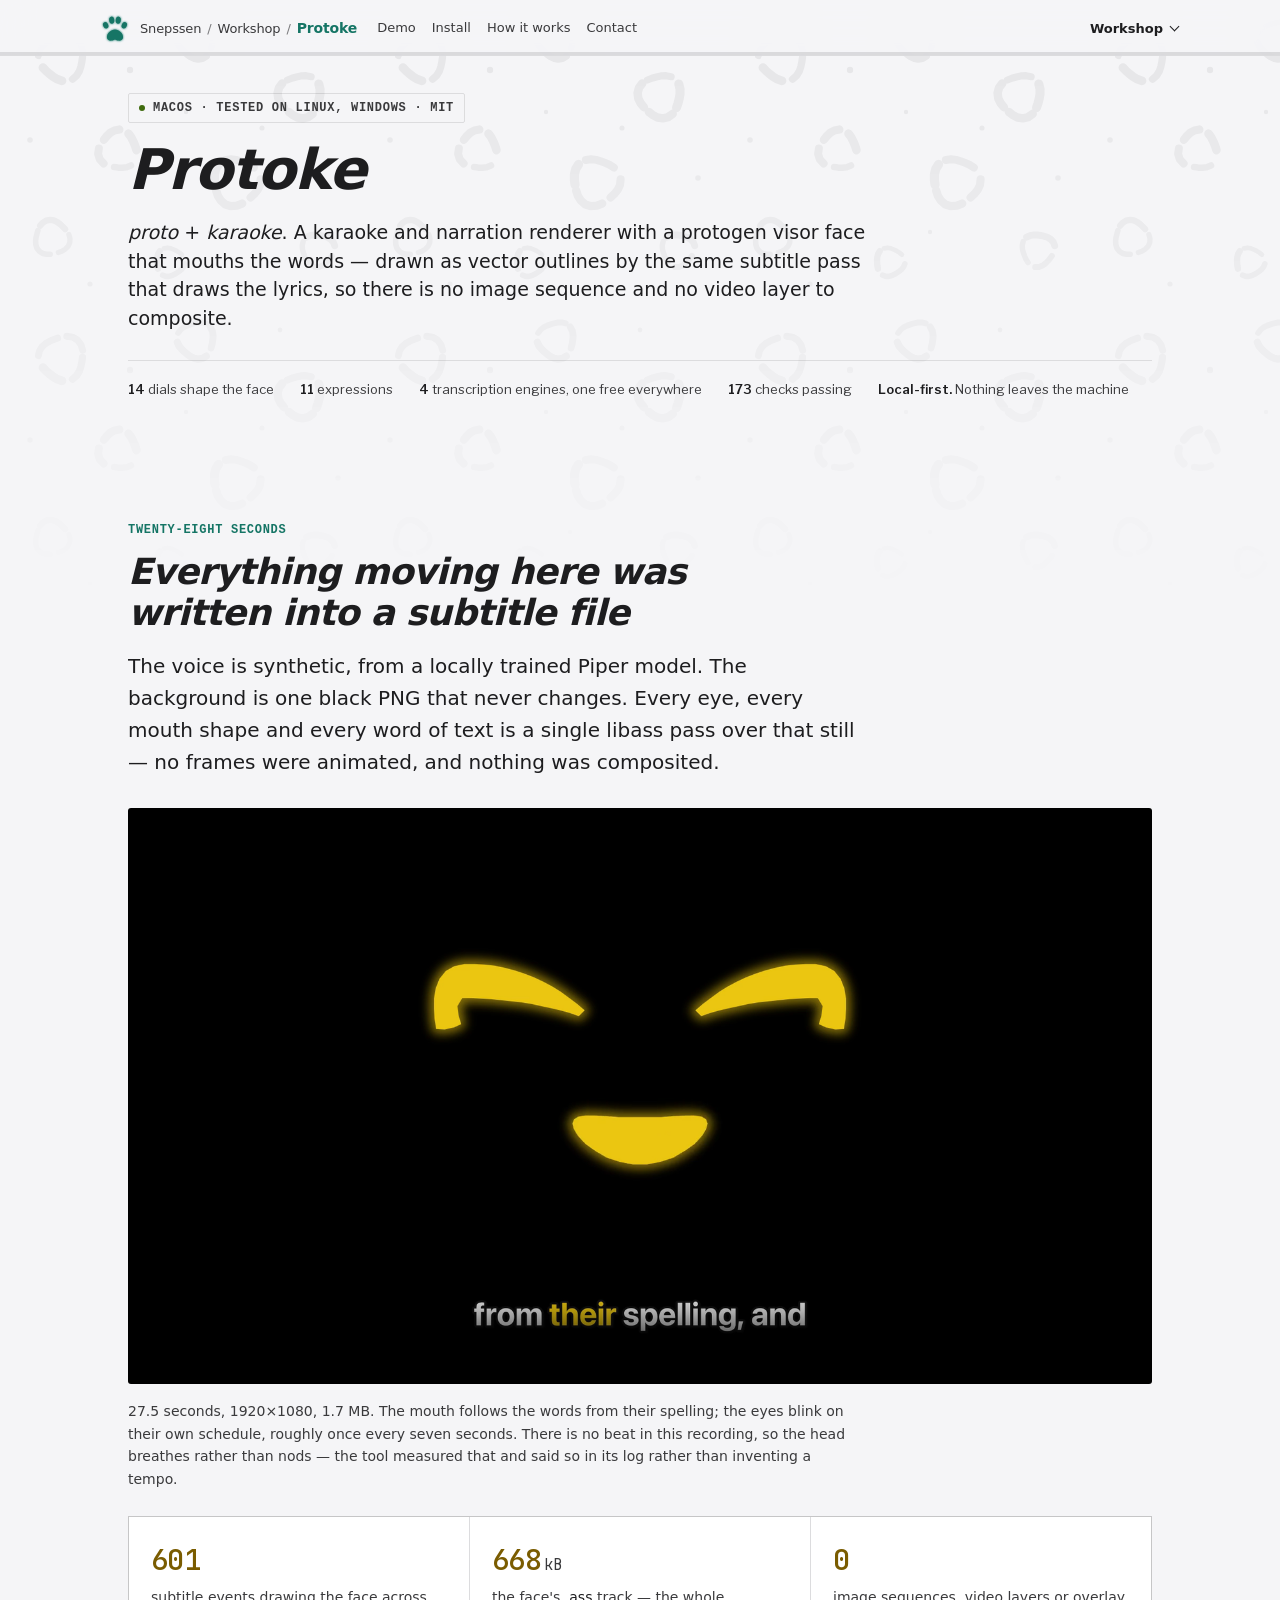
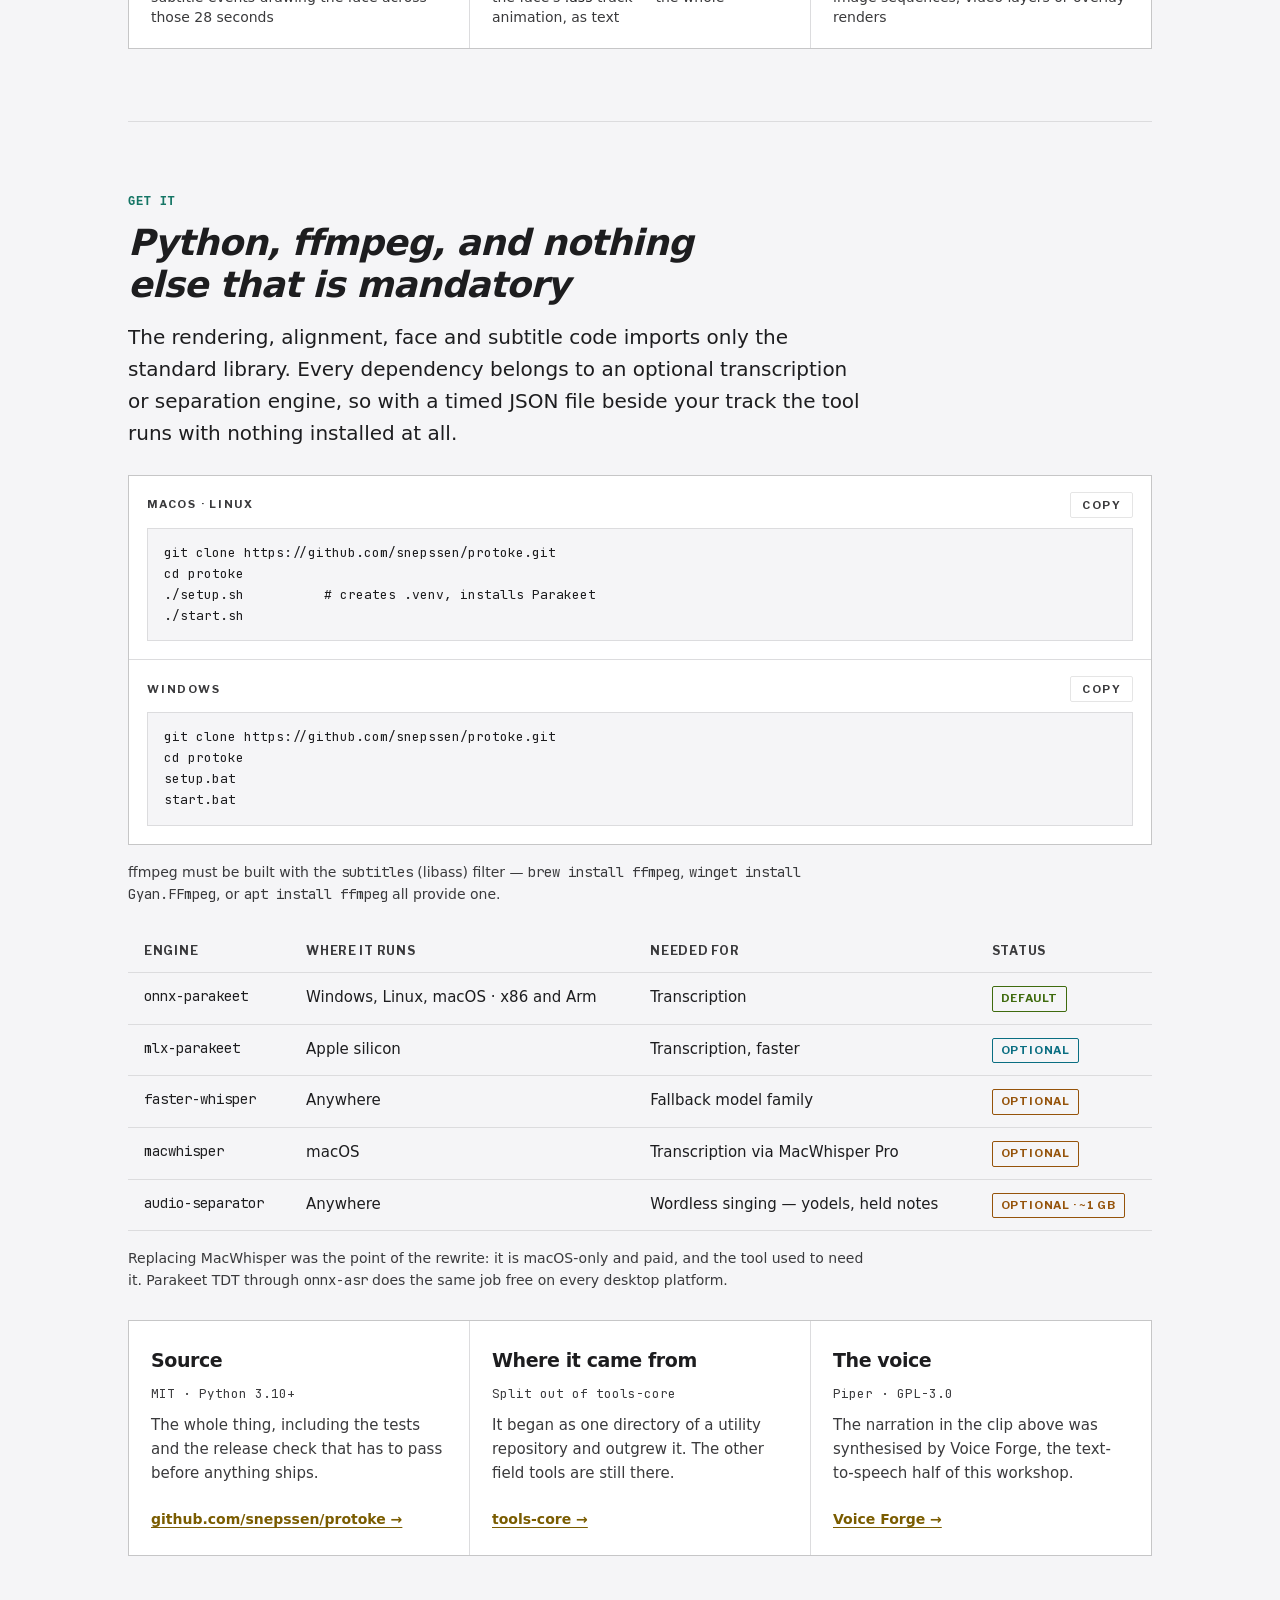
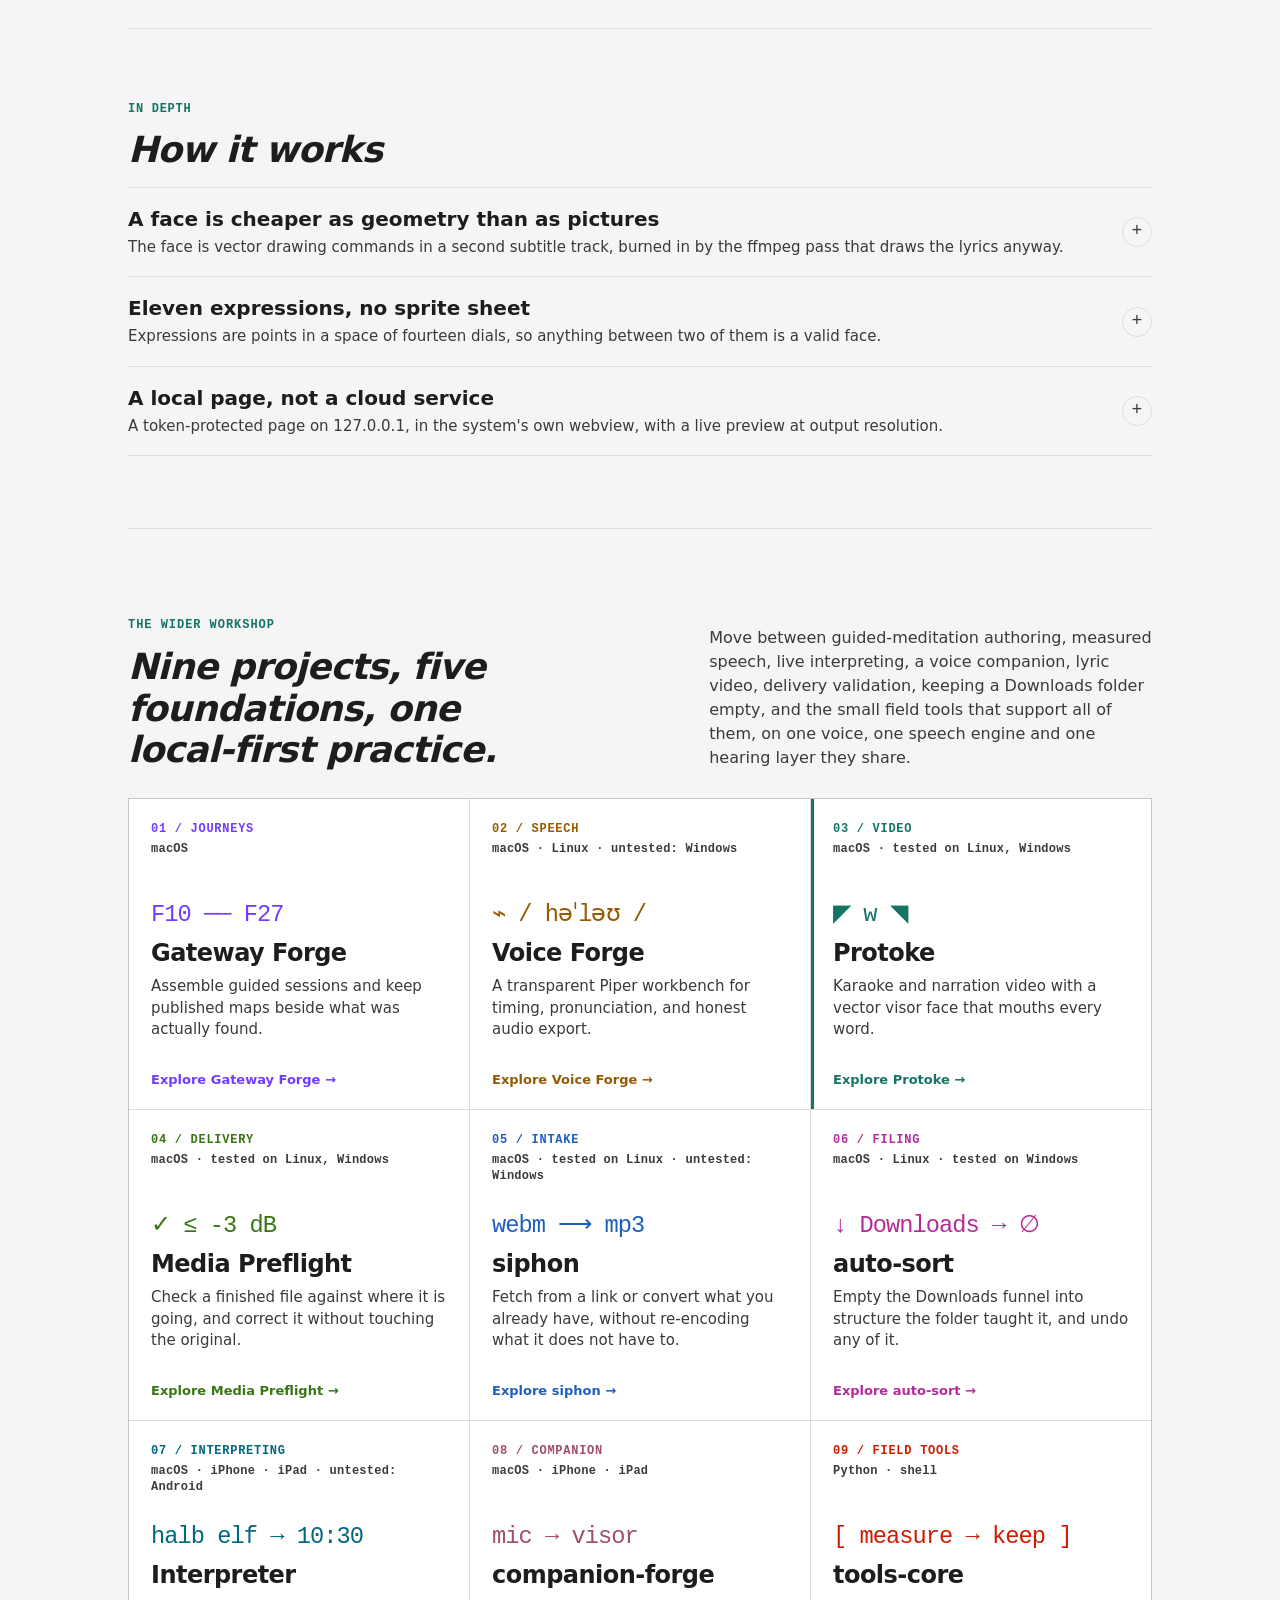
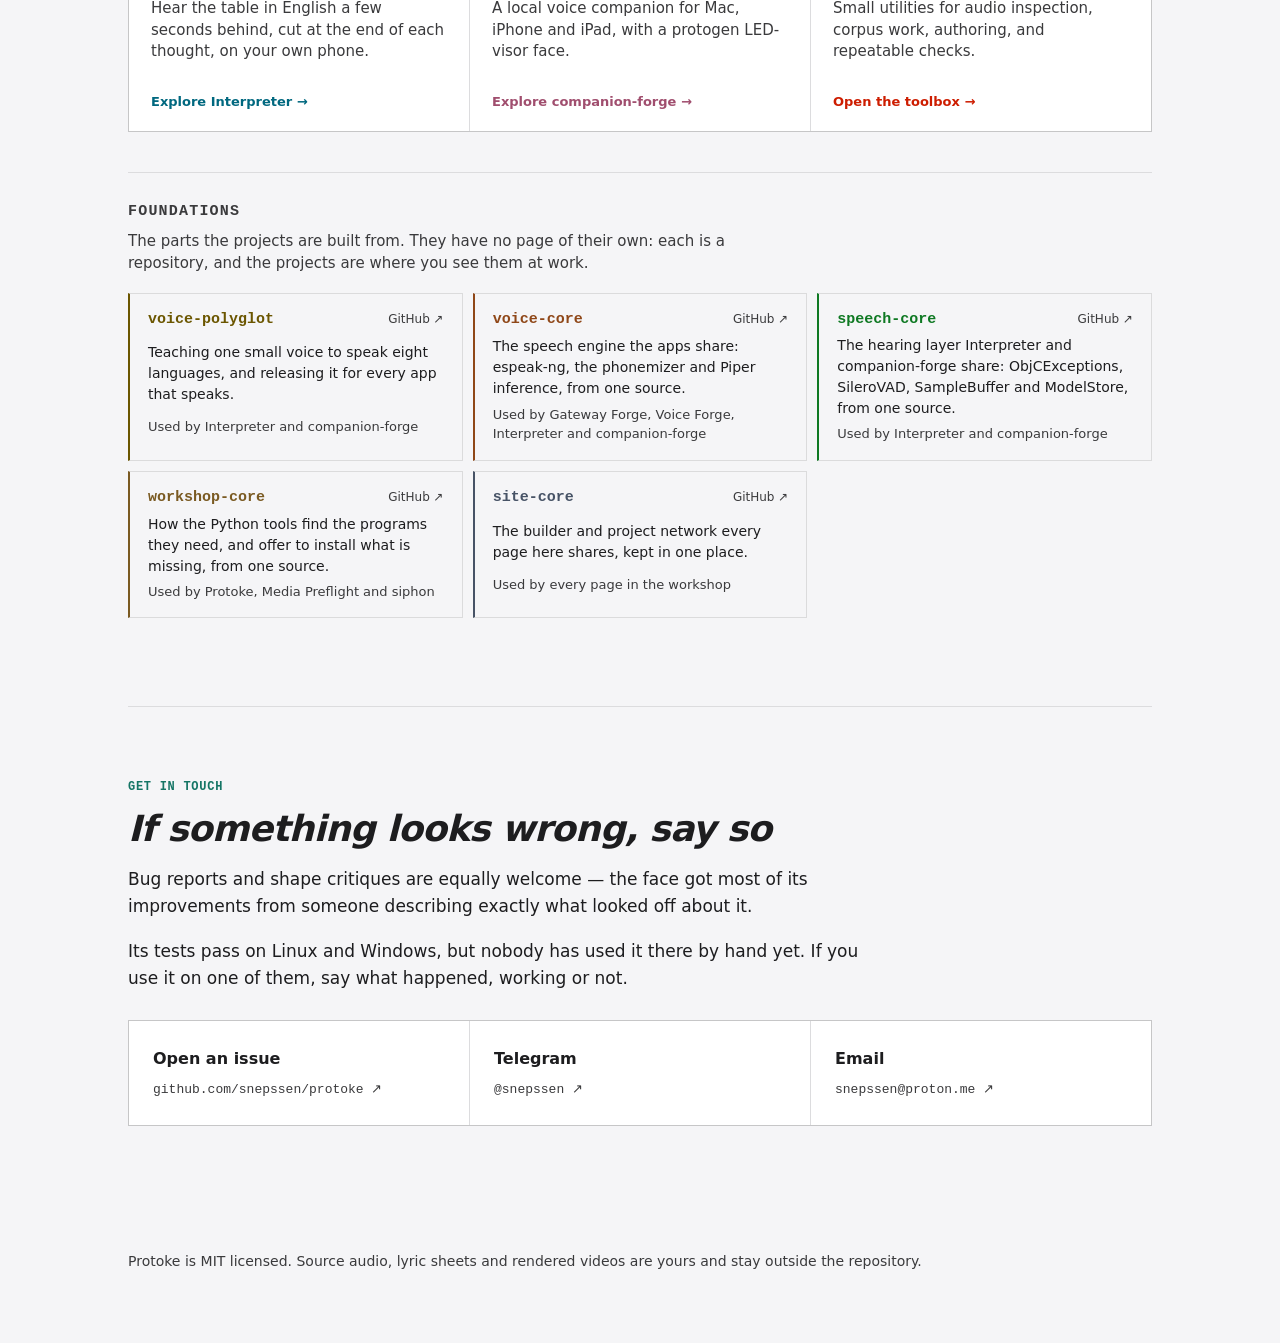
<file: docs/index.html>
<!doctype html>
<!-- Generated by docs/build.py from docs/page.py and docs/ecosystem.json.
     Edits made here are lost on the next build; edit those instead. -->
<html lang="en">
<head>
<meta charset="utf-8">
<meta name="viewport" content="width=device-width, initial-scale=1">
<title>Protoke</title>
<meta name="description" content="Karaoke and narration videos fronted by an animated protogen visor face — drawn as vector outlines by the same subtitle pass that draws the lyrics, with no image sequence and no video layer.">
<meta property="og:title" content="Protoke">
<meta property="og:description" content="proto + karaoke. A karaoke and narration renderer whose face is a subtitle track.">
<meta property="og:type" content="website">
<meta property="og:url" content="https://snepssen.github.io/protoke/">
<meta property="og:image" content="https://snepssen.github.io/protoke/preview.png">
<meta property="og:image:width" content="1200">
<meta property="og:image:height" content="630">
<meta property="og:image:alt" content="The Protoke page">
<meta name="twitter:card" content="summary_large_image">
<link rel="stylesheet" href="fonts.css">
<link rel="stylesheet" href="style.css">
<link rel="stylesheet" href="ecosystem.css">
</head>
<body data-project="protoke">

<span class="ecosystem-page-top" id="page-top" aria-hidden="true"></span>
<span class="ecosystem-coat" aria-hidden="true"></span>
<nav class="ecosystem-rail" aria-label="Snepssen project network">
  <div class="ecosystem-progress" aria-hidden="true"><span></span></div>
  <div class="ecosystem-rail__inner">
    <a class="ecosystem-rail__home" href="#page-top">
      <span class="ecosystem-mark" aria-hidden="true">
        <svg class="ecosystem-mark__art" viewBox="-50 -50 100 100" focusable="false">
          <defs>
            <filter id="ecosystem-glow" x="-60%" y="-60%" width="220%" height="220%">
              <feGaussianBlur stdDeviation="4" result="soft"/>
              <feMerge><feMergeNode in="soft"/><feMergeNode in="SourceGraphic"/></feMerge>
            </filter>
          </defs>
          <g class="ecosystem-mark__paw" filter="url(#ecosystem-glow)" transform="translate(0 -3)">
            <path d="M0,8 C14,8 27,21 27,33 C27,43 18,47 10,45 C5,44 3,41 0,41 C-3,41 -5,44 -10,45 C-18,47 -27,43 -27,33 C-27,21 -14,8 0,8 Z"/>
            <ellipse cx="-31" cy="-6" rx="8.5" ry="11" transform="rotate(-24 -31 -6)"/>
            <ellipse cx="-11" cy="-23" rx="8.5" ry="12" transform="rotate(-8 -11 -23)"/>
            <ellipse cx="11" cy="-23" rx="8.5" ry="12" transform="rotate(8 11 -23)"/>
            <ellipse cx="31" cy="-6" rx="8.5" ry="11" transform="rotate(24 31 -6)"/>
          </g>
        </svg>
      </span>
      <span class="ecosystem-rail__identity">
        <span class="ecosystem-rail__identity-path">
          <span>Snepssen</span><i>/</i><span>Workshop</span><i>/</i>
        </span>
        <strong>Protoke</strong>
      </span>
    </a>
    <div class="ecosystem-rail__jumps" role="navigation" aria-label="On this page">
      <a href="#demo">Demo</a>
      <a href="#install">Install</a>
      <a href="#in-depth">How it works</a>
      <a href="#contact">Contact</a>
    </div>
    <div class="ecosystem-rail__more" hidden>
      <button class="ecosystem-rail__more-btn" type="button" aria-expanded="false"
              aria-controls="ecosystem-page-sections">More</button>
      <div class="ecosystem-rail__more-panel" id="ecosystem-page-sections" role="navigation"
           aria-label="On this page" hidden></div>
    </div>
    <button class="ecosystem-rail__brand" type="button" aria-expanded="false"
            aria-controls="ecosystem-projects" aria-label="Open workshop projects">
      <span class="ecosystem-rail__brand-label">Workshop</span>
      <span class="ecosystem-rail__chevron" aria-hidden="true"></span>
    </button>
    <div class="ecosystem-rail__links" id="ecosystem-projects" aria-hidden="true" inert>
      <a data-project="gateway-forge" style="--project-accent: var(--eco-gateway)" href="https://snepssen.github.io/gateway-forge/">Gateway Forge</a>
      <a data-project="voice-forge" style="--project-accent: var(--eco-voice)" href="https://snepssen.github.io/voice-forge/">Voice Forge</a>
      <a data-project="protoke" style="--project-accent: var(--eco-protoke)" href="https://snepssen.github.io/protoke/">Protoke</a>
      <a data-project="media-preflight" style="--project-accent: var(--eco-preflight)" href="https://snepssen.github.io/media-preflight/">Media Preflight</a>
      <a data-project="siphon" style="--project-accent: var(--eco-siphon)" href="https://snepssen.github.io/siphon/">siphon</a>
      <a data-project="auto-sort" style="--project-accent: var(--eco-autosort)" href="https://snepssen.github.io/auto-sort/">auto-sort</a>
      <a data-project="interpreter-forge" style="--project-accent: var(--eco-interpreter)" href="https://snepssen.github.io/interpreter-forge/">Interpreter</a>
      <a data-project="companion-forge" style="--project-accent: var(--eco-companion)" href="https://snepssen.github.io/companion-forge/">companion-forge</a>
      <a data-project="tools-core" style="--project-accent: var(--eco-tools)" href="https://snepssen.github.io/tools-core/">tools-core</a>
      <a data-project="voice-polyglot" style="--project-accent: var(--eco-polyglot)" href="https://github.com/snepssen/voice-polyglot">voice-polyglot</a>
      <a data-project="voice-core" style="--project-accent: var(--eco-voicecore)" href="https://github.com/snepssen/voice-core">voice-core</a>
      <a data-project="speech-core" style="--project-accent: var(--eco-speechcore)" href="https://github.com/snepssen/speech-core">speech-core</a>
      <a data-project="workshop-core" style="--project-accent: var(--eco-workshopcore)" href="https://github.com/snepssen/workshop-core">workshop-core</a>
      <a data-project="site-core" style="--project-accent: var(--eco-sitecore)" href="https://github.com/snepssen/site-core">site-core</a>
    </div>
  </div>
</nav>

<div class="wrap">
<header id="top" class="mast">
  <span class="badge"><span class="dot"></span>macOS · tested on Linux, Windows · MIT</span>
  <h1>Protoke</h1>
  <p class="subhead"><em>proto</em> + <em>karaoke</em>. A karaoke and narration renderer with a protogen visor face that mouths the words — drawn as vector outlines by the same subtitle pass that draws the lyrics, so there is no image sequence and no video layer to composite.</p>
  <div class="headmeta">
    <span><b>14</b> dials shape the face</span>
    <span><b>11</b> expressions</span>
    <span><b>4</b> transcription engines, one free everywhere</span>
    <span><b>173</b> checks passing</span>
    <span><b>Local-first.</b> Nothing leaves the machine</span>
  </div>
</header>
</div>
<div class="wrap">

<section id="demo">
  <p class="eyebrow">Twenty-eight seconds</p>
  <h2>Everything moving here was written into a subtitle file</h2>
  <p class="lede">The voice is synthetic, from a locally trained Piper model. The background is one black PNG that never changes. Every eye, every mouth shape and every word of text is a single libass pass over that still — no frames were animated, and nothing was composited.</p>

  <div class="player">
    <video controls preload="metadata" poster="img/render-black.png" width="1600" height="900">
      <source src="protoke-demo.mp4" type="video/mp4">
      Your browser cannot play this clip. It is a 1.7 MB MP4 at
      <a href="protoke-demo.mp4">protoke-demo.mp4</a>.
    </video>
  </div>
  <p class="cap">27.5 seconds, 1920×1080, 1.7 MB. The mouth follows the words from their spelling; the eyes blink on their own schedule, roughly once every seven seconds. There is no beat in this recording, so the head breathes rather than nods — the tool measured that and said so in its log rather than inventing a tempo.</p>

  <div class="readout three">
    <div class="cell"><div class="n">601</div><div class="l">subtitle events drawing the face across those 28 seconds</div></div>
    <div class="cell"><div class="n">668<small>kB</small></div><div class="l">the face's <b>.ass</b> track — the whole animation, as text</div></div>
    <div class="cell"><div class="n">0</div><div class="l">image sequences, video layers or overlay renders</div></div>
  </div>
</section>

<section id="install">
  <p class="eyebrow">Get it</p>
  <h2>Python, ffmpeg, and nothing else that is mandatory</h2>
  <p class="lede">The rendering, alignment, face and subtitle code imports only the standard library. Every dependency belongs to an optional transcription or separation engine, so with a timed JSON file beside your track the tool runs with nothing installed at all.</p>

  <div class="install">
    <div class="cmd">
      <div class="cmdhead"><span class="os">macOS · Linux</span><button class="copy" type="button" data-copy="git clone https://github.com/snepssen/protoke.git &amp;&amp; cd protoke &amp;&amp; ./setup.sh">Copy</button></div>
      <pre><code>git clone https://github.com/snepssen/protoke.git
cd protoke
./setup.sh          # creates .venv, installs Parakeet
./start.sh</code></pre>
    </div>
    <div class="cmd">
      <div class="cmdhead"><span class="os">Windows</span><button class="copy" type="button" data-copy="git clone https://github.com/snepssen/protoke.git &amp;&amp; cd protoke &amp;&amp; setup.bat">Copy</button></div>
      <pre><code>git clone https://github.com/snepssen/protoke.git
cd protoke
setup.bat
start.bat</code></pre>
    </div>
  </div>

  <p class="cap">ffmpeg must be built with the <code>subtitles</code> (libass) filter — <code>brew install ffmpeg</code>, <code>winget install Gyan.FFmpeg</code>, or <code>apt install ffmpeg</code> all provide one.</p>

  <div class="tablewrap">
  <table>
    <thead><tr><th>Engine</th><th>Where it runs</th><th>Needed for</th><th>Status</th></tr></thead>
    <tbody>
      <tr><td class="mono">onnx-parakeet</td><td>Windows, Linux, macOS · x86 and Arm</td><td>Transcription</td><td><span class="pill found">Default</span></td></tr>
      <tr><td class="mono">mlx-parakeet</td><td>Apple silicon</td><td>Transcription, faster</td><td><span class="pill pub">Optional</span></td></tr>
      <tr><td class="mono">faster-whisper</td><td>Anywhere</td><td>Fallback model family</td><td><span class="pill prov">Optional</span></td></tr>
      <tr><td class="mono">macwhisper</td><td>macOS</td><td>Transcription via MacWhisper Pro</td><td><span class="pill prov">Optional</span></td></tr>
      <tr><td class="mono">audio-separator</td><td>Anywhere</td><td>Wordless singing — yodels, held notes</td><td><span class="pill prov">Optional · ~1 GB</span></td></tr>
    </tbody>
  </table>
  </div>
  <p class="cap">Replacing MacWhisper was the point of the rewrite: it is macOS-only and paid, and the tool used to need it. Parakeet TDT through <code>onnx-asr</code> does the same job free on every desktop platform.</p>

  <div class="grid">
    <div class="card">
      <h3>Source</h3>
      <div class="meta">MIT · Python 3.10+</div>
      <p>The whole thing, including the tests and the release check that has to pass before anything ships.</p>
      <div class="get"><a href="https://github.com/snepssen/protoke">github.com/snepssen/protoke →</a></div>
    </div>
    <div class="card">
      <h3>Where it came from</h3>
      <div class="meta">Split out of tools-core</div>
      <p>It began as one directory of a utility repository and outgrew it. The other field tools are still there.</p>
      <div class="get"><a href="https://snepssen.github.io/tools-core/">tools-core →</a></div>
    </div>
    <div class="card">
      <h3>The voice</h3>
      <div class="meta">Piper · GPL-3.0</div>
      <p>The narration in the clip above was synthesised by Voice Forge, the text-to-speech half of this workshop.</p>
      <div class="get"><a href="https://snepssen.github.io/voice-forge/">Voice Forge →</a></div>
    </div>
  </div>
</section>

<section id="in-depth" class="folds">
  <p class="eyebrow">In depth</p>
  <h2>How it works</h2>
  <details class="fold" id="how">
    <summary><span class="fold__title">A face is cheaper as geometry than as pictures</span><span class="fold__teaser">The face is vector drawing commands in a second subtitle track, burned in by the ffmpeg pass that draws the lyrics anyway.</span></summary>
    <div class="fold__body">
  <p>The obvious way to put an animated face on a video is to render frames and composite them. That means an image sequence, an alpha channel, a second encoder pass, and a pile of intermediate files that all have to agree about size and frame rate.</p>
  <p>ASS subtitles can draw filled vector shapes. libass is already in the ffmpeg command drawing the lyrics. So the face is emitted as drawing commands into a second subtitle track and burned in by the pass that was going to run anyway. One ffmpeg invocation, no intermediates, and the "animation" is a text file you can open and read.</p>
  <p>The cost is that everything has to be expressible as outlines and timings, which turned out to be a useful constraint rather than a limit.</p>

  <div class="note"><b>It is optional in both directions.</b> Switch the face off for a plain karaoke render, or drop the lyrics and the artwork and put the face alone on black over a voice track — which is what the clip above is.</div>
    </div>
  </details>
  <details class="fold" id="face">
    <summary><span class="fold__title">Eleven expressions, no sprite sheet</span><span class="fold__teaser">Expressions are points in a space of fourteen dials, so anything between two of them is a valid face.</span></summary>
    <div class="fold__body">
  <p class="lede">Early versions swapped between fixed shapes and looked exactly like that: rigid, held together with tape. The fix was to stop picking expressions and start blending dial values, the way a protogen firmware blends morph weights.</p>
  <p>Six numbers describe an eye — openness, bow, slant, hook, roundness, weight. Six more describe the mouth. Two describe the whole face. Every named expression is just a point in that space, and anything between two of them is a valid face, so a blink is a continuous move rather than a cut.</p>

  <div class="stage">
    <canvas id="faceCanvas" width="1040" height="460" aria-label="Animated protogen-style visor face, blinking and breathing"></canvas>
  </div>
  <div class="stagebar">
    <button class="primary" id="faceToggle" type="button" data-playing="false">Play the face</button>
    <span class="status" id="faceStatus">64 frames · one loop</span>
  </div>
  <p class="cap">These are the renderer's own frames. The geometry was exported straight out of the Python that writes the subtitle track, so the page cannot drift from the videos — it has no drawing code of its own, only a replay loop. What you are watching is the idle state: breathing, because there is no beat.</p>

  <div class="faces">
    <div><b>◤‿◥</b><span>visor</span></div>
    <div><b>◤w◥</b><span>grin</span></div>
    <div><b>︿﹀</b><span>hooked</span></div>
    <div><b>▶_◀</b><span>sharp</span></div>
    <div><b>¬‿¬</b><span>smug</span></div>
    <div><b>^_^</b><span>content</span></div>
    <div><b>^w^</b><span>happy</span></div>
    <div><b>o_o</b><span>wide</span></div>
    <div><b>-_-</b><span>sleepy</span></div>
    <div><b>^o^</b><span>delighted</span></div>
    <div><b>owo</b><span>curious</span></div>
  </div>
  <p class="cap">Each of these is a set of dial values, not a drawing. <b>sharp</b> is the clearest case: anger reads as straight edges and stillness, so it raises the sharpness dial — which bends the curves toward their control polygons — and damps the idle motion, rather than swapping in an angry picture.</p>
    </div>
  </details>
  <details class="fold" id="app">
    <summary><span class="fold__title">A local page, not a cloud service</span><span class="fold__teaser">A token-protected page on 127.0.0.1, in the system's own webview, with a live preview at output resolution.</span></summary>
    <div class="fold__body">
  <p>The interface is a token-protected page on <code>127.0.0.1</code>. With <code>pywebview</code> installed it opens in the operating system's own webview — a couple of megabytes, rather than the couple of hundred an embedded browser costs — and in your default browser otherwise.</p>

  <div class="shot"><img src="img/ui-main.png" alt="Protoke's main window: source and output panels on the left, and a live 1920x1080 preview frame on the right showing the visor face above five lines of lyrics with one word highlighted" loading="lazy" width="1800" height="1266"></div>
  <p class="cap">The preview is a real layout at output resolution, with the title-safe area drawn as a guide. Changing a colour, a typeface or the line count redraws it immediately; nothing here needs a render to check.</p>

  <div class="shot"><img src="img/ui-face-shape.png" alt="The Face configurator's Shape tab: a live preview of the face above fourteen labelled sliders grouped into eyes, mouth and whole face" loading="lazy" width="1800" height="1266"></div>
  <p class="cap">All fourteen dials, with the preview above them rendered by the same code that renders the video — so the shape on screen is the shape you will get, not an approximation drawn a second time in JavaScript. Saved faces become presets you can pick per track.</p>

  <div class="shot"><img src="img/ui-settings.png" alt="The Settings sheet showing the transcription engine set to Parakeet ONNX, described as free and running on Windows, Linux and macOS, and vocal separation switched off" loading="lazy" width="1800" height="1266"></div>
  <p class="cap">Transcription and separation live behind a probe: the app asks each engine whether it can actually run here and reports what it finds, rather than assuming. Vocal separation stays off by default because it pulls PyTorch — about a gigabyte — for an accuracy gain most tracks do not need.</p>
    </div>
  </details>
</section>

<section class="ecosystem-more" aria-labelledby="ecosystem-heading">
  <div class="ecosystem-more__head">
    <div>
      <p class="ecosystem-kicker">The wider workshop</p>
      <h2 id="ecosystem-heading">Nine projects, five foundations, one local-first practice.</h2>
    </div>
    <p class="ecosystem-more__intro">Move between guided-meditation authoring, measured speech, live interpreting, a voice companion, lyric video, delivery validation, keeping a Downloads folder empty, and the small field tools that support all of them, on one voice, one speech engine and one hearing layer they share.</p>
  </div>
  <div class="ecosystem-grid">
    <a class="ecosystem-card" data-project="gateway-forge" style="--card-accent: var(--eco-gateway)" href="https://snepssen.github.io/gateway-forge/">
      <div class="ecosystem-card__index"><span>01 / JOURNEYS</span><span>macOS</span></div>
      <div class="ecosystem-card__glyph" aria-hidden="true">F10 ── F27</div>
      <h3>Gateway Forge</h3>
      <p>Assemble guided sessions and keep published maps beside what was actually found.</p>
      <span class="ecosystem-card__go">Explore Gateway Forge →</span>
    </a>
    <a class="ecosystem-card" data-project="voice-forge" style="--card-accent: var(--eco-voice)" href="https://snepssen.github.io/voice-forge/">
      <div class="ecosystem-card__index"><span>02 / SPEECH</span><span>macOS · Linux · untested: Windows</span></div>
      <div class="ecosystem-card__glyph" aria-hidden="true">⌁ / həˈləʊ /</div>
      <h3>Voice Forge</h3>
      <p>A transparent Piper workbench for timing, pronunciation, and honest audio export.</p>
      <span class="ecosystem-card__go">Explore Voice Forge →</span>
    </a>
    <a class="ecosystem-card" data-project="protoke" style="--card-accent: var(--eco-protoke)" href="https://snepssen.github.io/protoke/" aria-current="page">
      <div class="ecosystem-card__index"><span>03 / VIDEO</span><span>macOS · tested on Linux, Windows</span></div>
      <div class="ecosystem-card__glyph" aria-hidden="true">◤ w ◥</div>
      <h3>Protoke</h3>
      <p>Karaoke and narration video with a vector visor face that mouths every word.</p>
      <span class="ecosystem-card__go">Explore Protoke →</span>
    </a>
    <a class="ecosystem-card" data-project="media-preflight" style="--card-accent: var(--eco-preflight)" href="https://snepssen.github.io/media-preflight/">
      <div class="ecosystem-card__index"><span>04 / DELIVERY</span><span>macOS · tested on Linux, Windows</span></div>
      <div class="ecosystem-card__glyph" aria-hidden="true">✓ ≤ -3 dB</div>
      <h3>Media Preflight</h3>
      <p>Check a finished file against where it is going, and correct it without touching the original.</p>
      <span class="ecosystem-card__go">Explore Media Preflight →</span>
    </a>
    <a class="ecosystem-card" data-project="siphon" style="--card-accent: var(--eco-siphon)" href="https://snepssen.github.io/siphon/">
      <div class="ecosystem-card__index"><span>05 / INTAKE</span><span>macOS · tested on Linux · untested: Windows</span></div>
      <div class="ecosystem-card__glyph" aria-hidden="true">webm ⟶ mp3</div>
      <h3>siphon</h3>
      <p>Fetch from a link or convert what you already have, without re-encoding what it does not have to.</p>
      <span class="ecosystem-card__go">Explore siphon →</span>
    </a>
    <a class="ecosystem-card" data-project="auto-sort" style="--card-accent: var(--eco-autosort)" href="https://snepssen.github.io/auto-sort/">
      <div class="ecosystem-card__index"><span>06 / FILING</span><span>macOS · Linux · tested on Windows</span></div>
      <div class="ecosystem-card__glyph" aria-hidden="true">↓ Downloads → ∅</div>
      <h3>auto-sort</h3>
      <p>Empty the Downloads funnel into structure the folder taught it, and undo any of it.</p>
      <span class="ecosystem-card__go">Explore auto-sort →</span>
    </a>
    <a class="ecosystem-card" data-project="interpreter-forge" style="--card-accent: var(--eco-interpreter)" href="https://snepssen.github.io/interpreter-forge/">
      <div class="ecosystem-card__index"><span>07 / INTERPRETING</span><span>macOS · iPhone · iPad · untested: Android</span></div>
      <div class="ecosystem-card__glyph" aria-hidden="true">halb elf → 10:30</div>
      <h3>Interpreter</h3>
      <p>Hear the table in English a few seconds behind, cut at the end of each thought, on your own phone.</p>
      <span class="ecosystem-card__go">Explore Interpreter →</span>
    </a>
    <a class="ecosystem-card" data-project="companion-forge" style="--card-accent: var(--eco-companion)" href="https://snepssen.github.io/companion-forge/">
      <div class="ecosystem-card__index"><span>08 / COMPANION</span><span>macOS · iPhone · iPad</span></div>
      <div class="ecosystem-card__glyph" aria-hidden="true">mic → visor</div>
      <h3>companion-forge</h3>
      <p>A local voice companion for Mac, iPhone and iPad, with a protogen LED-visor face.</p>
      <span class="ecosystem-card__go">Explore companion-forge →</span>
    </a>
    <a class="ecosystem-card" data-project="tools-core" style="--card-accent: var(--eco-tools)" href="https://snepssen.github.io/tools-core/">
      <div class="ecosystem-card__index"><span>09 / FIELD TOOLS</span><span>Python · shell</span></div>
      <div class="ecosystem-card__glyph" aria-hidden="true">[ measure → keep ]</div>
      <h3>tools-core</h3>
      <p>Small utilities for audio inspection, corpus work, authoring, and repeatable checks.</p>
      <span class="ecosystem-card__go">Open the toolbox →</span>
    </a>
  </div>
  <div class="ecosystem-foundations">
    <div class="ecosystem-foundations__head">
      <p class="ecosystem-kicker">Foundations</p>
      <p>The parts the projects are built from. They have no page of their own: each is a repository, and the projects are where you see them at work.</p>
    </div>
    <ul>
      <li><a class="ecosystem-foundation" data-project="voice-polyglot" style="--card-accent: var(--eco-polyglot)" href="https://github.com/snepssen/voice-polyglot">
        <span class="ecosystem-foundation__name">voice-polyglot<span class="ecosystem-foundation__out" aria-label="on GitHub">GitHub ↗</span></span>
        <span class="ecosystem-foundation__what">Teaching one small voice to speak eight languages, and releasing it for every app that speaks.</span>
        <span class="ecosystem-foundation__used">Used by Interpreter and companion-forge</span>
      </a></li>
      <li><a class="ecosystem-foundation" data-project="voice-core" style="--card-accent: var(--eco-voicecore)" href="https://github.com/snepssen/voice-core">
        <span class="ecosystem-foundation__name">voice-core<span class="ecosystem-foundation__out" aria-label="on GitHub">GitHub ↗</span></span>
        <span class="ecosystem-foundation__what">The speech engine the apps share: espeak-ng, the phonemizer and Piper inference, from one source.</span>
        <span class="ecosystem-foundation__used">Used by Gateway Forge, Voice Forge, Interpreter and companion-forge</span>
      </a></li>
      <li><a class="ecosystem-foundation" data-project="speech-core" style="--card-accent: var(--eco-speechcore)" href="https://github.com/snepssen/speech-core">
        <span class="ecosystem-foundation__name">speech-core<span class="ecosystem-foundation__out" aria-label="on GitHub">GitHub ↗</span></span>
        <span class="ecosystem-foundation__what">The hearing layer Interpreter and companion-forge share: ObjCExceptions, SileroVAD, SampleBuffer and ModelStore, from one source.</span>
        <span class="ecosystem-foundation__used">Used by Interpreter and companion-forge</span>
      </a></li>
      <li><a class="ecosystem-foundation" data-project="workshop-core" style="--card-accent: var(--eco-workshopcore)" href="https://github.com/snepssen/workshop-core">
        <span class="ecosystem-foundation__name">workshop-core<span class="ecosystem-foundation__out" aria-label="on GitHub">GitHub ↗</span></span>
        <span class="ecosystem-foundation__what">How the Python tools find the programs they need, and offer to install what is missing, from one source.</span>
        <span class="ecosystem-foundation__used">Used by Protoke, Media Preflight and siphon</span>
      </a></li>
      <li><a class="ecosystem-foundation" data-project="site-core" style="--card-accent: var(--eco-sitecore)" href="https://github.com/snepssen/site-core">
        <span class="ecosystem-foundation__name">site-core<span class="ecosystem-foundation__out" aria-label="on GitHub">GitHub ↗</span></span>
        <span class="ecosystem-foundation__what">The builder and project network every page here shares, kept in one place.</span>
        <span class="ecosystem-foundation__used">Used by every page in the workshop</span>
      </a></li>
    </ul>
  </div>
</section>

<section id="contact">
  <p class="eyebrow">Get in touch</p>
  <h2>If something looks wrong, say so</h2>
  <p>Bug reports and shape critiques are equally welcome — the face got most of its improvements from someone describing exactly what looked off about it.</p>
  <p>Its tests pass on Linux and Windows, but nobody has used it there by hand yet. If you use it on one of them, say what happened, working or not.</p>
  <div class="contact-card">
    <a href="https://github.com/snepssen/protoke/issues">Open an issue<span>github.com/snepssen/protoke ↗</span></a>
    <a href="https://t.me/snepssen">Telegram<span>@snepssen ↗</span></a>
    <a href="mailto:snepssen@proton.me">Email<span>snepssen@proton.me ↗</span></a>
  </div>
</section>

<footer>
  Protoke is MIT licensed. Source audio, lyric sheets and rendered videos are yours and stay outside the repository.
</footer>

</div>

<script src="face-loop.js"></script>
<script src="site.js"></script>
<script src="ecosystem.js"></script>
</body>
</html>
</file>
<file: docs/fonts.css>
/* The type this page uses, served from this repository.
 *
 * Written by tools-core/site-fonts/self-host.py, which copies each
 * @font-face across from Google's own stylesheet exactly as served and
 * changes only the url(). Do not hand-edit: re-run the tool.
 *
 * Loading these from fonts.googleapis.com told Google the address of
 * everyone who read the page. These pages have no analytics of any
 * kind, so the type was the last thing reporting back.
 *
 * From: https://fonts.googleapis.com/css2?family=Fraunces:ital,opsz,wght@0,9..144,400;0,9..144,600;1,9..144,500;1,9..144,600&family=Libre+Franklin:wght@400;500;600;700&family=JetBrains+Mono:wght@400;500&display=swap
 */

@font-face {
  font-family: 'Fraunces';
  font-style: italic;
  font-weight: 500;
  font-display: swap;
  src: url(fonts/6NU58FyLNQOQZAnv9ZwNjucMHVn85Ni7emAe9lKqZTnbB-gzTK0K1ChjeveQ7ZXk8g.woff2) format('woff2');
  unicode-range: U+0000-00FF, U+0131, U+0152-0153, U+02BB-02BC, U+02C6, U+02DA, U+02DC, U+0304, U+0308, U+0329, U+2000-206F, U+20AC, U+2122, U+2191, U+2193, U+2212, U+2215, U+FEFF, U+FFFD;
}

@font-face {
  font-family: 'Fraunces';
  font-style: italic;
  font-weight: 600;
  font-display: swap;
  src: url(fonts/6NU58FyLNQOQZAnv9ZwNjucMHVn85Ni7emAe9lKqZTnbB-gzTK0K1ChjeveQ7ZXk8g.woff2) format('woff2');
  unicode-range: U+0000-00FF, U+0131, U+0152-0153, U+02BB-02BC, U+02C6, U+02DA, U+02DC, U+0304, U+0308, U+0329, U+2000-206F, U+20AC, U+2122, U+2191, U+2193, U+2212, U+2215, U+FEFF, U+FFFD;
}

@font-face {
  font-family: 'Fraunces';
  font-style: normal;
  font-weight: 400;
  font-display: swap;
  src: url(fonts/6NU78FyLNQOQZAnv9bYEvDiIdE9Ea92uemAk_WBq8U_9v0c2Wa0KxC9TeP2Xz5c.woff2) format('woff2');
  unicode-range: U+0000-00FF, U+0131, U+0152-0153, U+02BB-02BC, U+02C6, U+02DA, U+02DC, U+0304, U+0308, U+0329, U+2000-206F, U+20AC, U+2122, U+2191, U+2193, U+2212, U+2215, U+FEFF, U+FFFD;
}

@font-face {
  font-family: 'Fraunces';
  font-style: normal;
  font-weight: 600;
  font-display: swap;
  src: url(fonts/6NU78FyLNQOQZAnv9bYEvDiIdE9Ea92uemAk_WBq8U_9v0c2Wa0KxC9TeP2Xz5c.woff2) format('woff2');
  unicode-range: U+0000-00FF, U+0131, U+0152-0153, U+02BB-02BC, U+02C6, U+02DA, U+02DC, U+0304, U+0308, U+0329, U+2000-206F, U+20AC, U+2122, U+2191, U+2193, U+2212, U+2215, U+FEFF, U+FFFD;
}

@font-face {
  font-family: 'JetBrains Mono';
  font-style: normal;
  font-weight: 400;
  font-display: swap;
  src: url(fonts/tDbv2o-flEEny0FZhsfKu5WU4zr3E_BX0PnT8RD8yKwBNntkaToggR7BYRbKPxDcwgknk-4.woff2) format('woff2');
  unicode-range: U+0000-00FF, U+0131, U+0152-0153, U+02BB-02BC, U+02C6, U+02DA, U+02DC, U+0304, U+0308, U+0329, U+2000-206F, U+20AC, U+2122, U+2191, U+2193, U+2212, U+2215, U+FEFF, U+FFFD;
}

@font-face {
  font-family: 'JetBrains Mono';
  font-style: normal;
  font-weight: 500;
  font-display: swap;
  src: url(fonts/tDbv2o-flEEny0FZhsfKu5WU4zr3E_BX0PnT8RD8yKwBNntkaToggR7BYRbKPxDcwgknk-4.woff2) format('woff2');
  unicode-range: U+0000-00FF, U+0131, U+0152-0153, U+02BB-02BC, U+02C6, U+02DA, U+02DC, U+0304, U+0308, U+0329, U+2000-206F, U+20AC, U+2122, U+2191, U+2193, U+2212, U+2215, U+FEFF, U+FFFD;
}

@font-face {
  font-family: 'Libre Franklin';
  font-style: normal;
  font-weight: 400;
  font-display: swap;
  src: url(fonts/jizDREVItHgc8qDIbSTKq4XkRiUf2zcZiVbJ.woff2) format('woff2');
  unicode-range: U+0000-00FF, U+0131, U+0152-0153, U+02BB-02BC, U+02C6, U+02DA, U+02DC, U+0304, U+0308, U+0329, U+2000-206F, U+20AC, U+2122, U+2191, U+2193, U+2212, U+2215, U+FEFF, U+FFFD;
}

@font-face {
  font-family: 'Libre Franklin';
  font-style: normal;
  font-weight: 500;
  font-display: swap;
  src: url(fonts/jizDREVItHgc8qDIbSTKq4XkRiUf2zcZiVbJ.woff2) format('woff2');
  unicode-range: U+0000-00FF, U+0131, U+0152-0153, U+02BB-02BC, U+02C6, U+02DA, U+02DC, U+0304, U+0308, U+0329, U+2000-206F, U+20AC, U+2122, U+2191, U+2193, U+2212, U+2215, U+FEFF, U+FFFD;
}

@font-face {
  font-family: 'Libre Franklin';
  font-style: normal;
  font-weight: 600;
  font-display: swap;
  src: url(fonts/jizDREVItHgc8qDIbSTKq4XkRiUf2zcZiVbJ.woff2) format('woff2');
  unicode-range: U+0000-00FF, U+0131, U+0152-0153, U+02BB-02BC, U+02C6, U+02DA, U+02DC, U+0304, U+0308, U+0329, U+2000-206F, U+20AC, U+2122, U+2191, U+2193, U+2212, U+2215, U+FEFF, U+FFFD;
}

@font-face {
  font-family: 'Libre Franklin';
  font-style: normal;
  font-weight: 700;
  font-display: swap;
  src: url(fonts/jizDREVItHgc8qDIbSTKq4XkRiUf2zcZiVbJ.woff2) format('woff2');
  unicode-range: U+0000-00FF, U+0131, U+0152-0153, U+02BB-02BC, U+02C6, U+02DA, U+02DC, U+0304, U+0308, U+0329, U+2000-206F, U+20AC, U+2122, U+2191, U+2193, U+2212, U+2215, U+FEFF, U+FFFD;
}
</file>
<file: docs/style.css>
/* Dark-first, carrying the app's own instrument palette onto the page that
   describes it: the yellow is the colour the renderer actually draws the face
   in when it matches the sung word, not a brand colour chosen afterwards. */
:root{
  --ground:#131410; --surface:#1B1C16; --raise:#232419; --line:#31321F;
  --ink:#F1EFE3; --muted:#8D8A72;
  --signal:#FFD400;             /* the face, and the sung word */
  --face:#FFD400;               /* what the renderer draws on black */
  --verified:#A6E22E;           /* measured, checks passing */
  --published:#66D9EF;          /* information */
  --provisional:#FD971F;        /* optional, not installed */
  --measure:64ch;
}
@media (prefers-color-scheme: light){
  :root:not([data-theme="dark"]){
    --ground:#F6F4E9; --surface:#EDEBDC; --raise:#E4E1CE; --line:#D6D2BA;
    --ink:#17180F; --muted:#6B6850;
    --signal:#7A5C00; --verified:#3F6B0E; --published:#0A6E82; --provisional:#95530A;
  }
}
:root[data-theme="light"]{
  --ground:#F6F4E9; --surface:#EDEBDC; --raise:#E4E1CE; --line:#D6D2BA;
  --ink:#17180F; --muted:#6B6850;
  --signal:#7A5C00; --verified:#3F6B0E; --published:#0A6E82; --provisional:#95530A;
}

*{box-sizing:border-box}
body{
  margin:0; background:var(--ground); color:var(--ink);
  font:400 17px/1.64 "Libre Franklin",system-ui,sans-serif;
  -webkit-font-smoothing:antialiased;
}
.wrap{max-width:1160px;margin:0 auto;padding:0 28px}
h1,h2,.ui{font-family:Fraunces,Georgia,serif}
h3{font-family:"Libre Franklin",system-ui,sans-serif}
.mono,code{font-family:"JetBrains Mono",ui-monospace,Menlo,Consolas,monospace}
a{color:var(--signal);text-decoration-thickness:1px;text-underline-offset:3px}
a:focus-visible,button:focus-visible{outline:2px solid var(--signal);outline-offset:3px}
p{margin:0 0 1.05em;max-width:var(--measure)}
.lede{font-size:20px;color:var(--ink)}
.eyebrow{
  font-family:"Libre Franklin",sans-serif;font-size:11px;font-weight:700;
  letter-spacing:.16em;text-transform:uppercase;color:var(--muted);margin:0 0 14px;
}
img{max-width:100%}

/* ---------------------------------------------------------------- masthead */
header{padding:78px 0 0;border-bottom:1px solid var(--line)}
.badge{
  display:inline-flex;align-items:center;gap:8px;font-family:"Libre Franklin",sans-serif;
  font-size:11px;font-weight:600;letter-spacing:.14em;text-transform:uppercase;
  color:var(--muted);border:1px solid var(--line);border-radius:2px;padding:5px 10px;
}
.dot{width:6px;height:6px;border-radius:50%;background:var(--verified)}
h1{
  font-weight:600;font-style:italic;font-size:clamp(50px,8.6vw,98px);line-height:.98;
  letter-spacing:-.02em;margin:26px 0 0;text-wrap:balance;
}
.subhead{margin:24px 0 0;font-size:21px;line-height:1.55;max-width:56ch}
.headmeta{
  display:flex;flex-wrap:wrap;gap:10px 26px;margin:34px 0 0;padding:18px 0 42px;
  border-top:1px solid var(--line);
}
.headmeta span{font-size:13px;color:var(--muted);font-family:"Libre Franklin",sans-serif}
.headmeta b{color:var(--ink);font-weight:600}

/* ------------------------------------------------------------ section jump */
.jump{position:sticky;top:0;z-index:20;background:var(--ground);border-bottom:1px solid var(--line)}
@supports (backdrop-filter:blur(10px)){
  .jump{background:color-mix(in srgb, var(--ground) 84%, transparent);backdrop-filter:blur(10px)}
}
.jump .wrap{display:flex;align-items:center;justify-content:space-between;gap:20px;height:46px}
.jump ul{display:flex;gap:26px;margin:0;padding:0;list-style:none}
.jump a{
  font-family:"Libre Franklin",sans-serif;font-size:11px;font-weight:700;
  letter-spacing:.16em;text-transform:uppercase;text-decoration:none;
  color:var(--muted);white-space:nowrap;
}
.jump .mark{color:var(--ink);letter-spacing:.06em;font-family:Fraunces,serif;font-style:italic;font-weight:600}
.jump a:hover{color:var(--signal)}
section[id],header[id]{scroll-margin-top:58px}
@media (max-width:560px){
  .jump .mark{display:none}
  .jump .wrap{justify-content:center}
  .jump ul{gap:16px;overflow-x:auto}
}

section{padding:64px 0;border-bottom:1px solid var(--line)}
section:last-of-type{border-bottom:0}
h2{font-size:clamp(27px,3.8vw,38px);font-weight:600;font-style:italic;letter-spacing:-.01em;margin:0 0 8px;text-wrap:balance}
h3{font-size:19px;font-weight:600;letter-spacing:-.005em;margin:0 0 6px}

/* --------------------------------------------------------------- readouts */
.readout{display:grid;gap:1px;background:var(--line);border:1px solid var(--line);margin:26px 0 0}
.readout.two{grid-template-columns:repeat(auto-fit,minmax(260px,1fr))}
.readout.three{grid-template-columns:repeat(auto-fit,minmax(210px,1fr))}
.cell{background:var(--surface);padding:20px 22px}
.cell .n{
  font-family:"JetBrains Mono",monospace;font-size:29px;font-weight:500;
  color:var(--signal);letter-spacing:-.02em;font-variant-numeric:tabular-nums;
}
.cell .n small{font-size:15px;color:var(--muted);margin-left:3px;font-weight:400}
.cell .l{font-size:14px;color:var(--muted);margin-top:5px;line-height:1.4}
.cell .l b{color:var(--ink);font-weight:500}

/* ------------------------------------------------------------------ plates */
/* The screenshots are 2x assets for a column at most 1104 wide, so the width
   has to come from the container and never from the file. width:100% is what
   makes that true; without it the page lays out at the image's intrinsic size
   and everything else overflows with it. */
.shot{margin:30px 0 0;border:1px solid var(--line);background:var(--surface);padding:10px;border-radius:3px}
.shot img{display:block;width:100%;height:auto;border-radius:1px}
.cap{font-size:14px;color:var(--muted);margin:16px 2px 0;max-width:70ch}

/* ------------------------------------------------------------------- video */
/* Self-hosted, 1.7 MB, no third-party player and nothing to consent to. */
.player{margin:30px 0 0;border:1px solid var(--line);background:#000;padding:0;border-radius:3px;overflow:hidden}
.player video{display:block;width:100%;height:auto}

/* ------------------------------------------------------------- face canvas */
/* Same rule as the screenshots and for the same reason: the drawing buffer is
   1040x460, the box on the page is whatever the column gives it. */
.stage{
  margin:30px 0 0;border:1px solid var(--line);background:#0B0B08;border-radius:3px;
  display:grid;place-items:center;padding:22px;
}
#faceCanvas{display:block;width:100%;max-width:520px;height:auto}
.stagebar{display:flex;flex-wrap:wrap;align-items:center;gap:14px;margin:16px 0 0}
button.primary{
  font-family:"Libre Franklin",sans-serif;font-size:13px;font-weight:700;
  letter-spacing:.1em;text-transform:uppercase;color:var(--ground);
  background:var(--signal);border:1px solid var(--signal);border-radius:2px;
  padding:9px 16px;cursor:pointer;
}
button.primary:hover{filter:brightness(1.08)}
.status{font-family:"JetBrains Mono",monospace;font-size:12.5px;color:var(--muted)}

/* ------------------------------------------------------------- expressions */
/* Flex, not grid: eleven expressions never divide evenly into the columns a
   grid picks, and the leftover cells paint as one empty block. Flexing lets
   the last row's items grow to fill the width instead. */
.faces{
  display:flex;flex-wrap:wrap;gap:1px;
  background:var(--line);border:1px solid var(--line);margin:26px 0 0;
}
.faces div{background:var(--surface);padding:16px 12px;text-align:center;flex:1 1 132px}
.faces b{
  display:block;font-family:"JetBrains Mono",monospace;font-size:19px;
  font-weight:500;color:var(--signal);
}
.faces span{display:block;font-size:12px;color:var(--muted);margin-top:7px}

/* -------------------------------------------------------------------- grid */
.grid{display:grid;grid-template-columns:repeat(auto-fit,minmax(268px,1fr));gap:1px;
  background:var(--line);border:1px solid var(--line);margin:28px 0 0}
.card{background:var(--surface);padding:24px 22px;display:flex;flex-direction:column;gap:9px}
.card h3{margin:0}
.card p{font-size:15px;margin:0;color:var(--muted)}
.card .meta{font-family:"JetBrains Mono",monospace;font-size:12.5px;color:var(--muted)}
.card .get{margin-top:auto;padding-top:14px;font-weight:600;font-size:14px}
.note{
  border-left:2px solid var(--signal);padding:2px 0 2px 18px;margin:26px 0 0;
  font-size:16px;color:var(--muted);max-width:var(--measure);
}
.note b{color:var(--ink);font-weight:500}

/* ------------------------------------------------------------------ steps */
pre{
  background:var(--ground);border:1px solid var(--line);padding:14px 16px;margin:14px 0 0;
  overflow-x:auto;font-family:"JetBrains Mono",monospace;font-size:13px;line-height:1.6;
}
.install{display:grid;grid-template-columns:minmax(0,1fr);gap:1px;background:var(--line);border:1px solid var(--line);margin:26px 0 0}
.cmd{background:var(--surface);padding:16px 18px 18px;min-width:0}
.cmdhead{display:flex;align-items:center;justify-content:space-between;gap:14px}
.os{font-family:"Libre Franklin",sans-serif;font-size:11px;font-weight:700;letter-spacing:.16em;text-transform:uppercase;color:var(--muted)}
.cmd pre{margin:10px 0 0;background:var(--ground);min-width:0}
.copy{
  font-family:"Libre Franklin",sans-serif;font-size:11px;font-weight:700;
  letter-spacing:.13em;text-transform:uppercase;color:var(--muted);
  background:transparent;border:1px solid var(--line);border-radius:2px;
  padding:5px 11px;cursor:pointer;white-space:nowrap;
}
.copy:hover{color:var(--signal);border-color:var(--signal)}
.copy[data-state="done"]{color:var(--verified);border-color:var(--verified)}

/* ------------------------------------------------------------------ table */
.tablewrap{overflow-x:auto;margin:26px 0 0}
table{border-collapse:collapse;width:100%;min-width:520px;font-size:15px}
th,td{text-align:left;padding:12px 16px;border-bottom:1px solid var(--line);vertical-align:top}
th{font-family:"Libre Franklin",sans-serif;font-size:11px;font-weight:700;
   letter-spacing:.13em;text-transform:uppercase;color:var(--muted)}
td.mono{font-variant-numeric:tabular-nums;font-family:"JetBrains Mono",monospace;font-size:14px}
.pill{
  display:inline-block;font-family:"Libre Franklin",sans-serif;font-size:11px;
  font-weight:700;letter-spacing:.07em;text-transform:uppercase;padding:3px 8px;
  border:1px solid currentColor;border-radius:2px;white-space:nowrap;
}
.pill.pub{color:var(--published)} .pill.found{color:var(--verified)} .pill.prov{color:var(--provisional)}

/* ---------------------------------------------------------------- contact */
.contact{display:flex;flex-wrap:wrap;gap:14px;margin:26px 0 0}
.contact a{
  display:inline-flex;align-items:center;gap:9px;text-decoration:none;color:var(--ink);
  border:1px solid var(--line);background:var(--surface);padding:12px 18px;
  font-family:"Libre Franklin",sans-serif;font-weight:600;font-size:15px;
}
.contact a:hover{border-color:var(--signal);color:var(--signal)}
footer{padding:44px 0 70px;color:var(--muted);font-size:14px}

@media (max-width:720px){
  header{padding-top:52px}
  section{padding:48px 0}
  body{font-size:16px}
}
@media (prefers-reduced-motion:no-preference){
  .card,.contact a{transition:border-color .16s ease,color .16s ease}
}
</file>
<file: docs/ecosystem.css>
/* The workshop look. Every project page loads this after its own style.css,
   so the shared palette, the one sticky bar, the measure and the cards win
   when they disagree. Accents stay per project. Type is the system face:
   nothing here asks a font CDN for the visit. */

/* A length, not a ch, so it is resolved once against the body face and
   inherited as pixels. Otherwise a heading's own 68ch is wider than the
   frame, the paragraph's is not, and margin:auto centres them on
   different left edges. */
@property --prose {
  syntax: "<length>";
  inherits: true;
  initial-value: 0px;
}

:root {
  color-scheme: dark;
  --eco-gateway: #b69aff;
  --eco-voice: #ffbc52;
  --eco-protoke: #71e5d2;
  --eco-tools: #ff765f;
  --eco-preflight: #9ae66e;
  --eco-siphon: #7aa7ff;
  --eco-autosort: #e79bd8;
  --eco-interpreter: #4fd0f0;
  --eco-polyglot: #ffd84f;
  --eco-voicecore: #e8a878;
  --eco-sitecore: #b9c3d0;
  --eco-companion: #ff8ab8;
  --eco-speechcore: #6ed9a0;
  --eco-workshopcore: #d9bf8f;
  --eco-current: var(--eco-protoke);
  --ground: #121212;
  --surface: #1c1c1e;
  --raise: #2c2c2e;
  --ink: #f5f5f7;
  --chalk: #f5f5f7;
  --muted: #c7c7cc;
  --line: rgba(255, 255, 255, 0.12);
  --body: #d2d2d6;
  --body-2: #d2d2d6;
  --faint: #c7c7cc;
  --whisper: #c7c7cc;
  --code: #f5f5f7;
  --paper: #1c1c1e;
  --paper-2: #2c2c2e;
  --plate: #1c1c1e;
  --well: #161616;
  --sunken: #161616;
  --nav-bg: rgba(18, 18, 18, 0.88);
  --on-accent: #121212;
  --grid-line: transparent;
  --eco-copy: var(--ink);
  --measure: 68ch;
  --eco-bar: 56px;
  --eco-frame: 1080px;
  --eco-sans: -apple-system, BlinkMacSystemFont, "Segoe UI", system-ui, sans-serif;
  --eco-mono: ui-monospace, SFMono-Regular, Menlo, Consolas, monospace;
  --serif: var(--eco-sans);
  --sans: var(--eco-sans);
}

/* Same hues as the dark accents, taken down until each clears 4.5:1 on the
   light ground. Decorative mark colours stay the vivid set; these are for
   text, eyebrows and card glyphs. */
@media (prefers-color-scheme: light) {
  :root:not([data-theme="dark"]) {
    --eco-coat: 0.06;
    color-scheme: light;
    --eco-gateway: #723cff;
    --eco-voice: #955b00;
    --eco-protoke: #157565;
    --eco-tools: #cd1d00;
    --eco-preflight: #387614;
    --eco-siphon: #1f5fbf;
    --eco-interpreter: #00687f;
    --eco-autosort: #b52b9a;
    --eco-polyglot: #6b5600;
    --eco-voicecore: #8f4718;
    --eco-sitecore: #475366;
    --eco-companion: #a04e6e;
    --eco-speechcore: #0f7923;
  --eco-workshopcore: #7a5a22;
    --eco-workshopcore: #7a5a22;
    --ground: #f5f5f7;
    --surface: #ffffff;
    --raise: #e8e8ed;
    --ink: #1d1d1f;
    --chalk: #1d1d1f;
    --muted: #3a3a3c;
    --line: rgba(0, 0, 0, 0.1);
    --body: #3a3a3c;
    --body-2: #3a3a3c;
    --faint: #3a3a3c;
    --whisper: #3a3a3c;
    --code: #1d1d1f;
    --paper: #ffffff;
    --paper-2: #e8e8ed;
    --plate: #f5f5f7;
    --well: #f0f0f2;
    --sunken: #e8e8ed;
    --nav-bg: rgba(245, 245, 247, 0.9);
    --on-accent: #f5f5f7;
    --grid-line: transparent;
  }
}
:root[data-theme="light"] {
  --eco-coat: 0.06;
  color-scheme: light;
  --eco-gateway: #723cff;
  --eco-voice: #955b00;
  --eco-protoke: #157565;
  --eco-tools: #cd1d00;
  --eco-preflight: #387614;
  --eco-siphon: #1f5fbf;
  --eco-interpreter: #00687f;
  --eco-autosort: #b52b9a;
  --eco-polyglot: #6b5600;
  --eco-voicecore: #8f4718;
  --eco-sitecore: #475366;
  --eco-companion: #a04e6e;
  --eco-speechcore: #0f7923;
  --ground: #f5f5f7;
  --surface: #ffffff;
  --raise: #e8e8ed;
  --ink: #1d1d1f;
  --chalk: #1d1d1f;
  --muted: #3a3a3c;
  --line: rgba(0, 0, 0, 0.1);
  --body: #3a3a3c;
  --body-2: #3a3a3c;
  --faint: #3a3a3c;
  --whisper: #3a3a3c;
  --code: #1d1d1f;
  --paper: #ffffff;
  --paper-2: #e8e8ed;
  --plate: #f5f5f7;
  --well: #f0f0f2;
  --sunken: #e8e8ed;
  --nav-bg: rgba(245, 245, 247, 0.9);
  --on-accent: #f5f5f7;
  --grid-line: transparent;
}

body[data-project="gateway-forge"] { --eco-current: var(--eco-gateway); }
body[data-project="voice-forge"] { --eco-current: var(--eco-voice); }
body[data-project="protoke"] { --eco-current: var(--eco-protoke); }
body[data-project="tools-core"] { --eco-current: var(--eco-tools); }
body[data-project="media-preflight"] { --eco-current: var(--eco-preflight); }
body[data-project="siphon"] { --eco-current: var(--eco-siphon); }
body[data-project="auto-sort"] { --eco-current: var(--eco-autosort); }
body[data-project="interpreter-forge"] { --eco-current: var(--eco-interpreter); }
body[data-project="companion-forge"] { --eco-current: var(--eco-companion); }
body[data-project="voice-polyglot"] { --eco-current: var(--eco-polyglot); }
body[data-project="voice-core"] { --eco-current: var(--eco-voicecore); }
body[data-project="speech-core"] { --eco-current: var(--eco-speechcore); }
body[data-project="site-core"] { --eco-current: var(--eco-sitecore); }
body[data-project="workshop-core"] { --eco-current: var(--eco-workshopcore); }
/* Set where the accent is, not on :root: a var() resolves where it is
   declared, so on :root every page would glow in the default accent. */
body { --eco-glow: var(--eco-current); }

body {
  overflow-x: clip;
  background: var(--ground);
  color: var(--ink);
  font-family: var(--eco-sans);
  font-size: 17px;
  --prose: 68ch;
  line-height: 1.6;
  -webkit-font-smoothing: antialiased;
}
h1, h2, h3 { font-family: var(--eco-sans); letter-spacing: -0.022em; }
h1 { font-size: clamp(40px, 5vw, 56px); font-weight: 600; line-height: 1.05; margin: 18px 0 0; }
h2 { font-size: clamp(28px, 3vw, 36px); font-weight: 600; line-height: 1.15; margin: 0 0 16px; }
h3 { margin: 28px 0 12px; }
.wrap {
  width: min(var(--eco-frame), calc(100% - 48px));
  max-width: var(--eco-frame);
  margin-inline: auto;
}
/* One left edge for eyebrows, headings, prose and captions. The column is
   the body's 68ch, so a 36px heading does not centre a different box.
   Figures, tables and the card grid stay on the frame. */
.wrap > section > :is(p, h2, h3, ul, ol),
.wrap > section > .eyebrow {
  max-width: var(--prose, 68ch);
  margin-left: 0;
  margin-right: 0;
}
.wrap > section > h2 { margin-bottom: 16px; }
.wrap > section > h3 { margin-top: 28px; margin-bottom: 12px; }
.subhead {
  margin: 18px 0 0;
  max-width: 62ch;
  font-size: 19px;
  line-height: 1.5;
  color: var(--ink);
}
.headmeta { margin-top: 28px; }
.headmeta span { font-size: 13px; color: var(--muted); }
section { padding: 72px 0; }
/* A wide table scrolls inside the section. It must not push the page sideways. */
.wrap > section { overflow-x: auto; }
section[id], header[id], h2[id], .fold[id], .ecosystem-more {
  scroll-margin-top: calc(var(--eco-bar) + 18px);
}

/* Small labels were 7–11px and grey. 12px is the floor, and --muted clears
   4.5:1 on both grounds. */
.eyebrow, .badge, .card .num, th, .tag, .phone-line .lang,
.ecosystem-kicker, .ecosystem-card__index {
  font-size: 12px;
  line-height: 1.4;
  letter-spacing: 0.06em;
}
.eyebrow {
  color: var(--eco-current);
  font-family: var(--eco-mono);
  font-weight: 600;
  text-transform: uppercase;
  margin: 0 0 12px;
}
.badge {
  color: var(--muted);
  font-family: var(--eco-mono);
  font-size: 12px;
  letter-spacing: 0.06em;
  padding: 6px 10px;
}
.caption, .shot figcaption, .figure figcaption, .window figcaption, figcaption {
  display: block;
  margin: 12px 0 28px;
  max-width: var(--prose, 68ch);
  font-size: 13px;
  line-height: 1.45;
  color: var(--muted);
}
.card h3, .ecosystem-card h3, .tool-card h3, .principle h3, .lab h3, .project h3 {
  margin-top: 0;
}

/* ---------------------------------------------------------------- the bar */
.ecosystem-page-top { display: block; width: 0; height: 0; }
.ecosystem-progress {
  position: absolute;
  z-index: 2;
  right: 0;
  bottom: 0;
  left: 0;
  height: 3px;
  pointer-events: none;
  background: color-mix(in srgb, var(--ink) 12%, transparent);
}
.ecosystem-progress span {
  display: block;
  width: 100%;
  height: 100%;
  background: var(--eco-current);
  transform: scaleX(0);
  transform-origin: left;
}
.ecosystem-rail {
  position: sticky;
  z-index: 1000;
  top: 0;
  height: auto;
  min-height: var(--eco-bar);
  border-bottom: 1px solid var(--line);
  background: color-mix(in srgb, var(--ground) 88%, transparent);
  color: var(--ink);
  font-family: var(--eco-sans);
  backdrop-filter: blur(18px) saturate(1.2);
  -webkit-backdrop-filter: blur(18px) saturate(1.2);
}
.ecosystem-rail__inner {
  position: relative;
  width: min(var(--eco-frame), calc(100% - 48px));
  height: auto;
  min-height: var(--eco-bar);
  margin-inline: auto;
  display: flex;
  align-items: center;
  flex-wrap: wrap;
  gap: 4px 8px;
}
.ecosystem-rail.is-managed {
  height: var(--eco-bar);
}
.ecosystem-rail.is-managed .ecosystem-rail__inner {
  flex-wrap: nowrap;
  height: 100%;
  padding-block: 0;
}
.ecosystem-rail__home {
  display: inline-flex;
  align-items: center;
  gap: 10px;
  min-width: 0;
  flex: 0 0 auto;
  color: inherit;
  text-decoration: none;
}
.ecosystem-rail__home:focus-visible,
.ecosystem-rail__brand:focus-visible,
.ecosystem-rail__jumps a:focus-visible,
.ecosystem-rail__more-btn:focus-visible,
.ecosystem-rail__more-panel a:focus-visible,
.ecosystem-rail__links a:focus-visible {
  outline: 2px solid var(--eco-current);
  outline-offset: 3px;
  border-radius: 4px;
}
.ecosystem-rail__identity {
  display: flex;
  align-items: baseline;
  gap: 6px;
  min-width: 0;
  font-size: 14px;
  font-weight: 600;
  letter-spacing: -0.011em;
  text-transform: none;
}
.ecosystem-rail__identity-path {
  display: inline-flex;
  align-items: baseline;
  gap: 6px;
  color: var(--muted);
  font-size: 13px;
  font-weight: 500;
  white-space: nowrap;
}
.ecosystem-rail__identity i { font-style: normal; color: color-mix(in srgb, var(--muted) 65%, transparent); }
.ecosystem-rail__identity strong {
  color: var(--eco-current);
  font-weight: 650;
  white-space: nowrap;
  overflow: hidden;
  text-overflow: ellipsis;
  max-width: 46vw;
}
.ecosystem-rail__jumps {
  display: flex;
  align-items: center;
  flex-wrap: wrap;
  gap: 6px 16px;
  min-width: 0;
  flex: 1 1 auto;
  margin-left: 12px;
  overflow: visible;
}
.ecosystem-rail.is-managed .ecosystem-rail__jumps {
  flex-wrap: nowrap;
  overflow: hidden;
}
.ecosystem-rail__jumps a {
  flex: 0 0 auto;
  color: var(--muted);
  text-decoration: none;
  font-size: 13px;
  font-weight: 500;
  letter-spacing: 0;
  text-transform: none;
  white-space: nowrap;
}
.ecosystem-rail__more:not([hidden]) {
  position: relative;
  flex: 0 0 auto;
}
.ecosystem-rail__more-btn {
  appearance: none;
  border: 0;
  margin: 0;
  padding: 8px 4px;
  background: transparent;
  color: var(--muted);
  font: 500 13px/1 var(--eco-sans);
  letter-spacing: 0;
  cursor: pointer;
  white-space: nowrap;
}
.ecosystem-rail__more-btn:hover,
.ecosystem-rail.is-sections .ecosystem-rail__more-btn { color: var(--ink); }
.ecosystem-rail__more-panel[hidden] { display: none; }
.ecosystem-rail__more-panel:not([hidden]) {
  position: absolute;
  z-index: 3;
  top: calc(100% + 10px);
  right: 0;
  display: flex;
  flex-direction: column;
  width: max-content;
  min-width: 200px;
  max-width: min(280px, calc(100vw - 32px));
  max-height: min(70vh, 420px);
  overflow: auto;
  padding: 8px;
  border: 1px solid var(--line);
  border-radius: 12px;
  background: var(--surface);
  box-shadow: 0 16px 40px rgba(0, 0, 0, 0.18);
}
.ecosystem-rail__more-panel a {
  display: block;
  padding: 8px 12px;
  border-radius: 8px;
  color: var(--ink);
  font-size: 14px;
  font-weight: 500;
  line-height: 1.3;
  text-decoration: none;
  white-space: nowrap;
}
.ecosystem-rail__more-panel a:hover { background: color-mix(in srgb, var(--eco-current) 14%, transparent); }
.ecosystem-rail__jumps a:hover { color: var(--ink); }
.ecosystem-rail__home + .ecosystem-rail__brand { margin-left: auto; }
.ecosystem-rail__brand {
  appearance: none;
  border: 0;
  margin: 0;
  padding: 8px 2px 8px 12px;
  background: transparent;
  color: inherit;
  font: 600 13px/1 var(--eco-sans);
  letter-spacing: 0;
  text-transform: none;
  display: inline-flex;
  align-items: center;
  gap: 8px;
  flex: 0 0 auto;
  cursor: pointer;
}
.ecosystem-rail__chevron {
  width: 7px;
  height: 7px;
  border-right: 1.5px solid currentColor;
  border-bottom: 1.5px solid currentColor;
  transform: translateY(-2px) rotate(45deg);
}
.ecosystem-rail.is-open .ecosystem-rail__chevron { transform: translateY(2px) rotate(225deg); }
.ecosystem-rail__links {
  position: absolute;
  z-index: 2;
  top: calc(100% + 8px);
  right: 0;
  left: auto;
  width: min(640px, calc(100vw - 32px));
  display: grid;
  grid-template-columns: repeat(2, minmax(0, 1fr));
  gap: 2px;
  padding: 8px;
  border: 1px solid var(--line);
  border-radius: 12px;
  background: var(--surface);
  box-shadow: 0 16px 40px rgba(0, 0, 0, 0.18);
  opacity: 0;
  visibility: hidden;
  pointer-events: none;
}
.ecosystem-rail.is-open .ecosystem-rail__links {
  opacity: 1;
  visibility: visible;
  pointer-events: auto;
}
.ecosystem-rail__links a {
  display: flex;
  align-items: center;
  gap: 10px;
  min-height: 44px;
  padding: 8px 12px;
  border-radius: 8px;
  color: var(--ink);
  font-size: 14px;
  font-weight: 500;
  text-decoration: none;
}
.ecosystem-rail__links a::before {
  content: "";
  width: 8px;
  height: 8px;
  flex: 0 0 auto;
  border-radius: 50%;
  background: var(--project-accent, var(--eco-current));
}
.ecosystem-rail__links a:hover,
.ecosystem-rail__links a[aria-current="page"] {
  background: color-mix(in srgb, var(--project-accent, var(--eco-current)) 14%, transparent);
}

/* ---------------------------------------------------------- the snow leopard */
/* The paw in the bar glows in --eco-glow: the page's own accent on a project
   page, and on the hub an ease through every accent. */
.ecosystem-mark {
  position: relative;
  display: block;
  flex: 0 0 auto;
  width: 30px;
  height: 30px;
}
.ecosystem-mark__art { display: block; width: 100%; height: 100%; overflow: visible; }
.ecosystem-mark__paw { fill: var(--eco-glow); animation: ecosystem-breathe 7s ease-in-out infinite; }
@keyframes ecosystem-breathe { 0%, 100% { opacity: 0.8; } 50% { opacity: 1; } }
@media (prefers-reduced-motion: reduce) { .ecosystem-mark__paw { animation: none; } }

/* The coat: a few dark rosettes on the page itself, near the top, fading out
   before the reading starts. Tone on tone, so it is felt more than seen. */
.ecosystem-coat {
  position: absolute;
  z-index: -1;
  top: 0;
  left: 0;
  right: 0;
  height: 620px;
  pointer-events: none;
  opacity: var(--eco-coat, 0.5);
  background: url("data:image/svg+xml,%3Csvg xmlns='http://www.w3.org/2000/svg' width='360' height='300' viewBox='0 0 360 300'%3E%3Cg fill='none' stroke='%23000' stroke-linecap='round' stroke-linejoin='round'%3E%3Cg transform='translate%2862 58%29 rotate%28-20%29'%3E%3Cpath stroke-width='7.3' d='M19.5 6.4L17.3 10.5L14.8 14.5L11.7 18.4L7.6 21.6L2.6 23.5'/%3E%3Cpath stroke-width='8.8' d='M-7.8 21.5L-11.7 18.3L-14.7 14.6L-17.1 10.8L-19.3 6.8L-21.2 2.5'/%3E%3Cpath stroke-width='6.9' d='M-21.4 -10.3L-18.6 -14.5L-14.7 -17.5L-10.3 -19.2L-5.8 -20.0L-1.4 -20.2L2.8 -20.2'/%3E%3Cpath stroke-width='6.9' d='M11.9 -18.8L17.0 -16.1L20.7 -11.6L22.4 -6.0L22.1 -0.3'/%3E%3C/g%3E%3Cg transform='translate%28196 40%29 rotate%2825%29'%3E%3Cpath stroke-width='7.3' d='M16.1 10.2L13.7 13.8L10.1 16.3L6.0 17.4L1.9 17.3L-1.9 16.6L-5.5 15.6L-9.1 14.4L-12.7 12.7L-15.9 10.0'/%3E%3Cpath stroke-width='5.9' d='M-19.2 1.2L-18.3 -2.8L-16.5 -6.4L-14.1 -9.3L-11.5 -11.9L-8.9 -14.3L-5.8 -16.6L-2.2 -18.4L1.8 -19.1'/%3E%3Cpath stroke-width='6.9' d='M7.3 -17.9L11.1 -15.1L13.7 -11.2L15.2 -7.2L16.3 -3.2L17.1 0.9'/%3E%3C/g%3E%3Cg transform='translate%28300 96%29 rotate%28-35%29'%3E%3Cpath stroke-width='9.1' d='M22.3 0.9L20.4 5.8L17.5 9.9L14.2 13.2L10.7 16.2L6.9 19.0'/%3E%3Cpath stroke-width='8.5' d='M0.2 21.9L-5.3 22.0L-10.5 19.9L-14.4 16.1L-16.9 11.4L-18.3 6.6'/%3E%3Cpath stroke-width='8.5' d='M-19.6 -0.1L-20.0 -5.1L-19.2 -10.3L-16.7 -15.2L-12.5 -18.8L-7.3 -20.5'/%3E%3Cpath stroke-width='7.2' d='M-1.1 -20.3L3.5 -19.2L7.9 -17.7L12.3 -15.9L16.6 -13.2L20.2 -9.4'/%3E%3C/g%3E%3Cg transform='translate%28118 150%29 rotate%2810%29'%3E%3Cpath stroke-width='6.6' d='M15.5 13.0L11.6 15.5L7.3 16.8L3.2 17.3L-0.9 17.5'/%3E%3Cpath stroke-width='8.0' d='M-11.8 15.8L-16.3 12.4L-18.9 7.4L-19.1 1.8'/%3E%3Cpath stroke-width='8.3' d='M-15.7 -7.6L-13.6 -11.5L-10.8 -15.4L-7.0 -18.6L-2.2 -20.4'/%3E%3Cpath stroke-width='8.6' d='M7.5 -17.9L11.0 -14.6L13.7 -10.9L16.1 -7.2L18.2 -3.1'/%3E%3C/g%3E%3Cg transform='translate%28236 182%29 rotate%2840%29'%3E%3Cpath stroke-width='8.4' d='M18.6 12.5L15.9 17.5L11.7 21.7L6.3 24.0L0.4 24.0L-5.1 22.2L-9.7 19.3'/%3E%3Cpath stroke-width='9.2' d='M-14.4 15.5L-18.0 12.2L-21.3 8.2L-23.8 3.3L-24.7 -2.3'/%3E%3Cpath stroke-width='7.9' d='M-22.0 -10.3L-18.4 -14.3L-14.0 -17.1L-9.6 -19.0L-5.2 -20.6L-0.5 -21.9L4.5 -22.6'/%3E%3Cpath stroke-width='8.1' d='M17.1 -17.9L20.3 -13.2L21.7 -7.8L21.7 -2.5L21.1 2.5'/%3E%3C/g%3E%3Cg transform='translate%2852 238%29 rotate%28-50%29'%3E%3Cpath stroke-width='5.3' d='M13.5 10.7L11.2 14.1L7.9 16.6L3.9 17.7L-0.1 17.3L-3.8 16.0L-7.0 14.1'/%3E%3Cpath stroke-width='5.6' d='M-13.6 9.1L-16.0 6.3L-17.8 2.8L-18.3 -1.1L-17.5 -4.9L-15.4 -8.3L-12.6 -10.8L-9.6 -12.7L-6.5 -14.2L-3.4 -15.6'/%3E%3Cpath stroke-width='6.3' d='M1.8 -17.0L5.6 -16.9L9.4 -15.7L12.5 -13.2L14.6 -9.9L15.6 -6.1L15.8 -2.5L15.6 1.0L15.2 4.4'/%3E%3C/g%3E%3Cg transform='translate%28318 250%29 rotate%2815%29'%3E%3Cpath stroke-width='5.9' d='M15.0 2.0L13.8 5.1L12.4 8.1L10.7 11.1L8.4 13.9L5.4 16.1L1.7 17.2'/%3E%3Cpath stroke-width='5.5' d='M-6.4 14.7L-9.2 12.1L-11.4 9.3L-13.4 6.5L-15.2 3.3L-16.4 -0.4L-16.5 -4.4'/%3E%3Cpath stroke-width='6.9' d='M-14.3 -9.4L-11.4 -11.9L-8.0 -13.5L-4.5 -14.3L-1.2 -14.7L2.2 -14.9L5.8 -14.7L9.4 -13.7L12.7 -11.6L15.0 -8.5'/%3E%3C/g%3E%3Cg transform='translate%28170 262%29 rotate%28-5%29'%3E%3Cpath stroke-width='5.6' d='M14.6 3.2L13.1 6.0L11.0 8.3L8.5 10.0L6.1 11.4L3.5 12.6L0.8 13.6L-2.3 14.2L-5.5 13.9L-8.5 12.5'/%3E%3Cpath stroke-width='6.4' d='M-12.6 5.6L-12.9 2.6L-12.9 -0.3L-12.7 -3.2L-12.2 -6.1L-11.1 -9.1L-9.2 -11.8'/%3E%3Cpath stroke-width='4.8' d='M-4.7 -14.2L-1.1 -14.4L2.1 -13.5L5.0 -12.0L7.6 -10.4L10.1 -8.6L12.5 -6.3'/%3E%3C/g%3E%3C/g%3E%3Cg fill='%23000'%3E%3Ccircle cx='130' cy='70' r='3.2'/%3E%3Ccircle cx='262' cy='128' r='2.6'/%3E%3Ccircle cx='30' cy='140' r='2.8'/%3E%3Ccircle cx='186' cy='112' r='2.2'/%3E%3Ccircle cx='90' cy='284' r='2.6'/%3E%3Ccircle cx='280' cy='30' r='2.4'/%3E%3Ccircle cx='338' cy='178' r='2.8'/%3E%3Ccircle cx='210' cy='232' r='2.2'/%3E%3C/g%3E%3C/svg%3E") 0 0 / 360px 300px repeat;
  -webkit-mask-image: linear-gradient(to bottom, #000 0, rgba(0, 0, 0, 0.6) 45%, transparent 100%);
  mask-image: linear-gradient(to bottom, #000 0, rgba(0, 0, 0, 0.6) 45%, transparent 100%);
}

header.mast, header#top {
  border-bottom: 0;
  padding: 36px 0 8px;
}

/* ------------------------------------------------------- the foundations */
/* Repositories, not pages: a compact list under the cards, with no artwork,
   saying where each one is used and that its link leaves for GitHub. */
.ecosystem-foundations {
  margin-top: 40px;
  padding-top: 28px;
  border-top: 1px solid var(--line);
}
.ecosystem-foundations__head { display: grid; gap: 6px; margin-bottom: 18px; max-width: 64ch; }
.ecosystem-foundations__head p { margin: 0; color: var(--muted); font-size: 15px; line-height: 1.5; }
.ecosystem-foundations ul {
  display: grid;
  grid-template-columns: repeat(auto-fill, minmax(min(100%, 320px), 1fr));
  gap: 10px;
  margin: 0;
  padding: 0;
  list-style: none;
}
.ecosystem-foundation {
  display: grid;
  gap: 6px;
  height: 100%;
  padding: 16px 18px;
  background: var(--ground);
  color: inherit;
  text-decoration: none;
  border: 1px solid var(--line);
  border-left: 2px solid var(--card-accent);
}
.ecosystem-foundation:hover,
.ecosystem-foundation:focus-visible { background: color-mix(in srgb, var(--card-accent) 7%, var(--ground)); }
.ecosystem-foundation__name {
  display: flex;
  align-items: baseline;
  justify-content: space-between;
  gap: 12px;
  font: 600 15px/1.3 var(--eco-mono);
  color: var(--card-accent);
}
.ecosystem-foundation__out { color: var(--muted); font: 500 12px/1 var(--eco-sans); white-space: nowrap; }
.ecosystem-foundation__what { color: var(--ink); font-size: 14px; line-height: 1.5; }
.ecosystem-foundation__used { color: var(--muted); font-size: 13px; line-height: 1.45; }

/* ------------------------------------------------------------- the folds */
.folds > h2 { margin-bottom: 8px; }
.fold { border-top: 1px solid var(--line); }
.fold:last-of-type { border-bottom: 1px solid var(--line); }
.fold > summary {
  display: grid;
  grid-template-columns: minmax(0, 1fr) auto;
  grid-template-areas: "title mark" "teaser mark";
  column-gap: 16px;
  row-gap: 4px;
  padding: 18px 0;
  cursor: pointer;
  list-style: none;
}
.fold > summary::-webkit-details-marker { display: none; }
.fold > summary::after {
  content: "+";
  grid-area: mark;
  align-self: center;
  width: 28px;
  height: 28px;
  border: 1px solid var(--line);
  border-radius: 50%;
  color: var(--muted);
  font: 400 18px/26px var(--eco-mono);
  text-align: center;
  transition: transform 160ms ease;
}
.fold[open] > summary::after { content: "−"; }
.fold > summary:hover::after,
.fold > summary:focus-visible::after { color: var(--eco-current); border-color: currentColor; }
.fold > summary:focus-visible { outline: 2px solid var(--eco-current); outline-offset: 4px; }
.fold__title { grid-area: title; font-size: 20px; font-weight: 600; line-height: 1.3; }
.fold__teaser { grid-area: teaser; color: var(--muted); font-size: 15px; line-height: 1.5; }
.fold__body { padding: 0 0 28px; }
.fold__body > :first-child { margin-top: 0; }
@media (prefers-reduced-motion: reduce) { .fold > summary::after { transition: none; } }

/* -------------------------------------------------------------- the cards */
.ecosystem-more {
  position: relative;
  padding: clamp(56px, 8vw, 88px) 0;
  border-bottom: 1px solid var(--line);
}
.ecosystem-more__head {
  display: grid;
  grid-template-columns: minmax(0, 1.1fr) minmax(240px, 0.9fr);
  align-items: end;
  gap: 28px 40px;
  margin-bottom: 28px;
}
.ecosystem-kicker {
  margin: 0 0 12px;
  color: var(--eco-current);
  font: 600 12px/1.4 var(--eco-mono);
  letter-spacing: 0.08em;
  text-transform: uppercase;
}
.ecosystem-more h2 { margin: 0; max-width: 18ch; }
.ecosystem-more__intro {
  margin: 0;
  max-width: none;
  color: var(--muted);
  font-size: 16px;
  line-height: 1.5;
}
.ecosystem-grid {
  display: grid;
  grid-template-columns: repeat(auto-fit, minmax(min(300px, 100%), 1fr));
  align-items: stretch;
  gap: 1px;
  border: 1px solid var(--line);
  background: var(--line);
}
.ecosystem-card {
  --card-accent: var(--eco-current);
  --mx: 50%;
  --my: 0%;
  position: relative;
  isolation: isolate;
  height: 100%;
  min-height: 280px;
  padding: 22px 22px 20px;
  display: grid;
  grid-template-rows: 2.9em 56px auto minmax(4.6em, 1fr) auto;
  color: var(--ink);
  background: var(--surface);
  text-decoration: none;
}
.ecosystem-card::before {
  content: "";
  position: absolute;
  z-index: -1;
  inset: 0;
  opacity: 0;
  background: radial-gradient(280px circle at var(--mx) var(--my),
    color-mix(in srgb, var(--card-accent) 18%, transparent), transparent 60%);
}
.ecosystem-card:hover::before,
.ecosystem-card:focus-visible::before { opacity: 1; }
.ecosystem-card[aria-current="page"] { box-shadow: inset 3px 0 0 var(--card-accent); }
.ecosystem-card__index {
  display: flex;
  flex-direction: column;
  justify-content: flex-start;
  gap: 4px;
  color: var(--card-accent);
  font: 600 12px/1.35 var(--eco-mono);
  letter-spacing: 0.06em;
  text-transform: uppercase;
}
.ecosystem-card__index span:last-child {
  color: var(--muted);
  letter-spacing: 0.02em;
  font-size: 12px;
  text-align: left;
  text-transform: none;
}
.ecosystem-card__glyph {
  margin: 0;
  align-self: end;
  height: 56px;
  display: flex;
  align-items: flex-end;
  color: var(--card-accent);
  font: 400 clamp(18px, 8cqw, 30px)/1 var(--eco-mono);
  letter-spacing: -0.04em;
  white-space: nowrap;
  overflow: hidden;
}
.ecosystem-card { container-type: inline-size; }
.ecosystem-card h3 {
  margin: 14px 0 8px;
  color: inherit;
  font-size: clamp(20px, 2vw, 24px);
  line-height: 1.15;
}
.ecosystem-card p {
  margin: 0;
  max-width: none;
  color: var(--muted);
  font-size: 15px;
  line-height: 1.45;
}
.ecosystem-card__go {
  margin-top: 18px;
  align-self: end;
  color: var(--card-accent);
  font: 600 13px/1.3 var(--eco-sans);
  letter-spacing: 0;
}

.contact-card {
  display: grid;
  grid-template-columns: repeat(auto-fit, minmax(min(240px, 100%), 1fr));
  gap: 1px;
  margin: 28px 0 8px;
  border: 1px solid var(--line);
  background: var(--line);
}
.contact-card a {
  display: flex;
  flex-direction: column;
  justify-content: center;
  gap: 8px;
  min-height: 104px;
  padding: 22px 24px;
  background: var(--surface);
  color: var(--ink);
  text-decoration: none;
  font-weight: 600;
  font-size: 16px;
}
.contact-card a span {
  color: var(--muted);
  font-weight: 450;
  font-size: 13px;
  font-family: var(--eco-mono);
  overflow-wrap: anywhere;
}
.contact-card a:hover,
.contact-card a:focus-visible { color: var(--eco-current); }
.contact-card a:hover span,
.contact-card a:focus-visible span { color: var(--eco-current); }

/* ------------------------------------------------- tools-core, same system */
body[data-project="tools-core"]::before { content: none; display: none; }
/* header#top sets padding with an id, which beats a class. Repeat the id. */
body[data-project="tools-core"] header#top.hero {
  min-height: 0;
  padding: 72px 0 56px;
  border-bottom: 1px solid var(--line);
}
body[data-project="tools-core"] .hero-grid {
  grid-template-columns: minmax(0, 1fr);
  gap: 28px;
  align-items: start;
  padding-right: 0;
  min-height: 0;
}
body[data-project="tools-core"] h1 {
  max-width: 14ch;
  margin: 0 0 20px;
  font-family: var(--eco-sans);
  font-size: clamp(40px, 6vw, 60px);
  font-weight: 600;
  line-height: 1.08;
  letter-spacing: -0.03em;
}
body[data-project="tools-core"] h1 em { font-style: normal; color: var(--eco-current); }
body[data-project="tools-core"] h2 {
  font-family: var(--eco-sans);
  font-size: clamp(28px, 4vw, 40px);
  font-weight: 600;
  letter-spacing: -0.02em;
  line-height: 1.15;
  margin-bottom: 16px;
}
body[data-project="tools-core"] .intro {
  max-width: 42rem;
  margin: 0;
  color: var(--ink);
  font-size: 19px;
  line-height: 1.5;
}
body[data-project="tools-core"] #contact :is(.eyebrow, h2, p) {
  max-width: var(--prose, 68ch);
  margin-left: 0;
  margin-right: 0;
}
body[data-project="tools-core"] .hero-note {
  max-width: 46rem;
  border-top: 0;
  padding-top: 0;
  color: var(--muted);
  font: 400 15px/1.55 var(--eco-sans);
}
body[data-project="tools-core"] .hero-note strong {
  margin-bottom: 10px;
  color: var(--ink);
  font: 600 12px/1.4 var(--eco-mono);
  letter-spacing: 0.06em;
  text-transform: uppercase;
}
body[data-project="tools-core"] .section-head { align-items: start; gap: 16px 40px; }
body[data-project="tools-core"] .section-copy { color: var(--muted); font-size: 16px; line-height: 1.5; }
body[data-project="tools-core"] .project {
  min-height: 0;
  align-items: stretch;
  background: var(--surface);
}
body[data-project="tools-core"] .project h3 { margin: 12px 0 12px; }
body[data-project="tools-core"] .project p { max-width: 46ch; }
body[data-project="tools-core"] .project-media {
  min-height: 0;
  aspect-ratio: 16 / 10;
  display: flex;
  align-items: center;
  justify-content: center;
  padding: 20px;
  overflow: hidden;
  background: color-mix(in srgb, var(--eco-current) 7%, var(--surface));
}
body[data-project="tools-core"] .project-media img {
  width: 100%;
  height: 100%;
  object-fit: contain;
  object-position: center;
  opacity: 1;
  transform: none;
  border-radius: 8px;
}
body[data-project="tools-core"] .project:hover .project-media img { opacity: 1; transform: none; }
body[data-project="tools-core"] .project-media::after { content: none; }
body[data-project="tools-core"] .tools-plate { aspect-ratio: auto; min-height: 200px; }
body[data-project="tools-core"] .face-plate,
body[data-project="tools-core"] .tool-tree {
  width: min(100%, 460px);
  color: var(--ink);
  font: 500 15px/1.6 var(--eco-mono);
}
body[data-project="tools-core"] .face-plate b,
body[data-project="tools-core"] .tool-tree b,
body[data-project="tools-core"] .tool-tree strong { color: var(--eco-current); font-weight: 650; }
body[data-project="tools-core"] .project-no,
body[data-project="tools-core"] .project-meta,
body[data-project="tools-core"] .tool-card .tag,
body[data-project="tools-core"] .copy,
body[data-project="tools-core"] .lab-status,
body[data-project="tools-core"] .beat-readout,
body[data-project="tools-core"] .principle .n,
body[data-project="tools-core"] .safety {
  font-size: 12px !important;
  line-height: 1.45;
  color: var(--muted);
}
body[data-project="tools-core"] .project-no { color: var(--eco-current); }
body[data-project="tools-core"] .tool-card h3 { margin: 16px 0 12px; }
body[data-project="tools-core"] .tool-card p { min-height: 0; margin-bottom: 16px; }
body[data-project="tools-core"] .wrap {
  width: min(var(--eco-frame), calc(100% - 48px));
  max-width: var(--eco-frame);
}

@media (max-width: 900px) {
  body[data-project="tools-core"] header#top.hero { padding: 28px 0 40px; }
  .ecosystem-more__head,
  body[data-project="tools-core"] .hero-grid,
  body[data-project="tools-core"] .section-head,
  body[data-project="tools-core"] .project { grid-template-columns: 1fr; }
  .ecosystem-rail__identity-path { display: none; }
  .wrap, .ecosystem-rail__inner { width: min(var(--eco-frame), calc(100% - 32px)); }
}
@media (max-width: 640px) {
  .ecosystem-rail__links { left: 16px; right: 16px; width: auto; grid-template-columns: 1fr; }
  .ecosystem-card { min-height: 0; }
  h1 { font-size: clamp(36px, 10vw, 48px); }
}

@media (prefers-reduced-motion: reduce) {
  .ecosystem-card::before,
  .ecosystem-rail__links,
  .ecosystem-rail__chevron { transition: none; }
  html { scroll-behavior: auto; }
}
</file>
